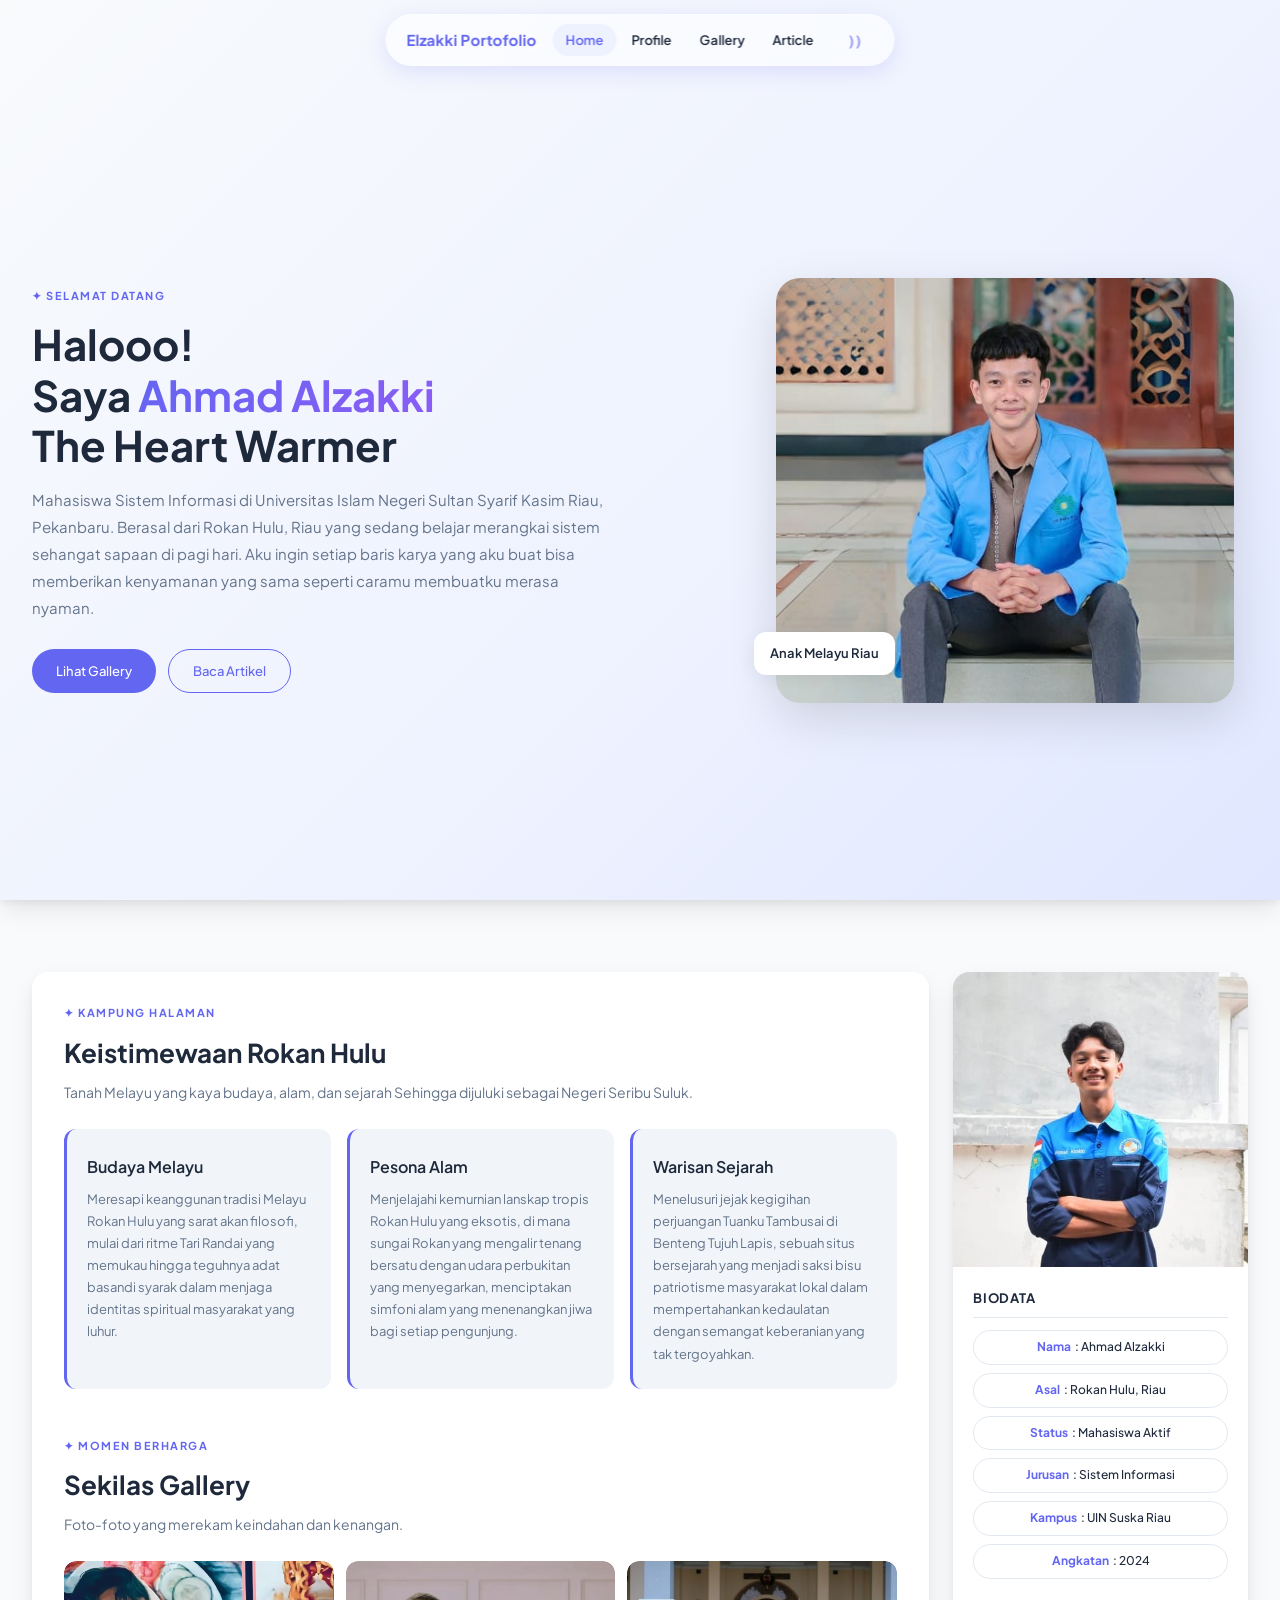
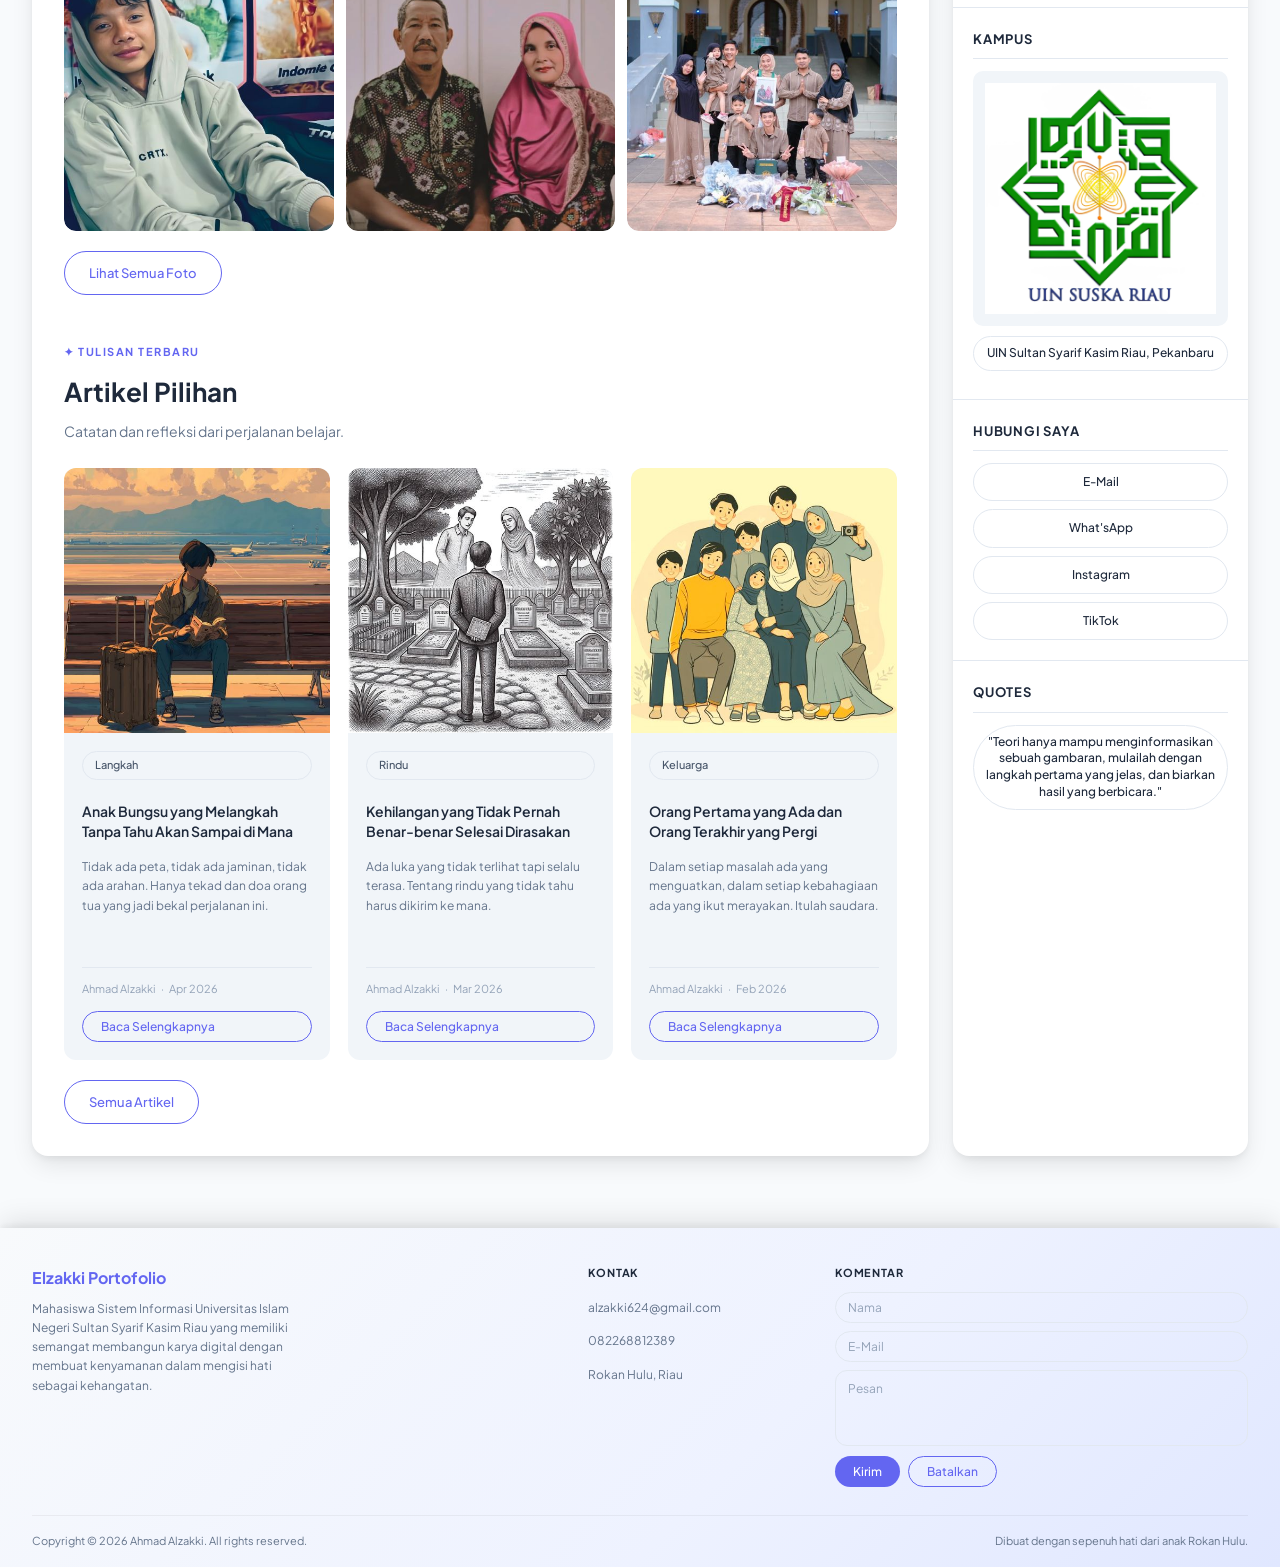
<file: index.html>
<!DOCTYPE html>
<html lang="id">

<head>
  <meta charset="UTF-8" />
  <meta name="viewport" content="width=device-width, initial-scale=1.0" />
  <meta name="description"
    content="Website portofolio Ahmad Alzakki — mahasiswa Sistem Informasi dari Rokan Hulu, Riau." />
  <title>Elzakki Portofolio | Website Portofolio Ahmad Alzakki</title>
  <link rel="stylesheet" href="style.css" />
</head>

<body>

  <nav class="navbar" id="navbar">
    <div class="navbar-inner">
      <a href="index.html" class="navbar-logo">Elzakki Portofolio</a>
      <ul class="navbar-menu">
        <li><a href="index.html" class="active">Home</a></li>
        <li><a href="profile.html">Profile</a></li>
        <li><a href="gallery.html">Gallery</a></li>
        <li><a href="article.html">Article</a></li>
      </ul>
      <div class="navbar-controls">
        <button class="hamburger" id="hamburger" aria-label="Menu">
          <span></span><span></span><span></span>
        </button>
        <button class="mode-trigger" id="modeTrigger" aria-label="Pilih mode">))</button>
        <button class="mode-btn" id="modeBtn">Default</button>
      </div>
    </div>
  </nav>

  <div class="mobile-menu" id="mobileMenu">
    <a href="index.html" class="active">Home</a>
    <a href="profile.html">Profile</a>
    <a href="gallery.html">Gallery</a>
    <a href="article.html">Article</a>
    <button class="mobile-mode-btn" id="modeBtnMobile">Default</button>
  </div>

  <section class="hero">
    <div class="container">
      <div class="hero-content">
        <div class="hero-text fade-in">
          <span class="hero-eyebrow">✦ Selamat Datang</span>
          <h1 class="hero-title">Halooo!<br> Saya <span>Ahmad Alzakki</span><br />The Heart Warmer</h1>
          <p class="hero-desc">Mahasiswa Sistem Informasi di Universitas Islam Negeri Sultan Syarif Kasim Riau,
            Pekanbaru. Berasal dari Rokan Hulu, Riau yang sedang belajar merangkai sistem sehangat sapaan di pagi hari.
            Aku ingin setiap baris karya yang aku buat bisa memberikan kenyamanan yang sama seperti caramu membuatku
            merasa nyaman.</p>
          <div class="hero-actions">
            <a href="gallery.html" class="btn btn-primary">Lihat Gallery</a>
            <a href="article.html" class="btn btn-secondary">Baca Artikel</a>
          </div>
        </div>
        <div class="hero-image fade-in fade-in-delay-2">
          <img src="Picture/0.jpeg" alt="Foto Profil Elzakki - Elzakki Portofolio" />
          <div class="hero-badge">
            Anak Melayu Riau
          </div>
        </div>
      </div>
    </div>
  </section>

  <section class="section">
    <div class="container">
      <div class="dual-panel">

        <div class="panel-left">
          <div class="home-sections">

            <div class="scroll-reveal">
              <span class="label">✦ Kampung Halaman</span>
              <h2 class="heading">Keistimewaan Rokan Hulu</h2>
              <p class="subtext">Tanah Melayu yang kaya budaya, alam, dan sejarah Sehingga dijuluki sebagai Negeri
                Seribu Suluk.</p>
              <div class="feature-grid">
                <div class="feature-card scroll-reveal" data-delay="50">
                  <h3>Budaya Melayu</h3>
                  <p>Meresapi keanggunan tradisi Melayu Rokan Hulu yang sarat akan filosofi, mulai dari ritme Tari
                    Randai yang memukau hingga teguhnya adat basandi syarak dalam menjaga identitas spiritual masyarakat
                    yang luhur.</p>
                </div>
                <div class="feature-card scroll-reveal" data-delay="120">
                  <h3>Pesona Alam</h3>
                  <p>Menjelajahi kemurnian lanskap tropis Rokan Hulu yang eksotis, di mana sungai Rokan yang mengalir
                    tenang bersatu dengan udara perbukitan yang menyegarkan, menciptakan simfoni alam yang menenangkan
                    jiwa bagi setiap pengunjung.</p>
                </div>
                <div class="feature-card scroll-reveal" data-delay="190">
                  <h3>Warisan Sejarah</h3>
                  <p>Menelusuri jejak kegigihan perjuangan Tuanku Tambusai di Benteng Tujuh Lapis, sebuah situs
                    bersejarah yang menjadi saksi bisu patriotisme masyarakat lokal dalam mempertahankan kedaulatan
                    dengan semangat keberanian yang tak tergoyahkan.</p>
                </div>
              </div>
            </div>

            <div class="scroll-reveal">
              <span class="label">✦ Momen Berharga</span>
              <h2 class="heading">Sekilas Gallery</h2>
              <p class="subtext">Foto-foto yang merekam keindahan dan kenangan.</p>
              <div class="gallery-grid-preview">
                <div class="gallery-item">
                  <img src="Picture/8.jpg" alt="Momen 1" />
                  <div class="gallery-overlay"><span>Santai tapi Serius</span></div>
                </div>
                <div class="gallery-item">
                  <img src="Picture/family1.jpg" alt="Momen 2" />
                  <div class="gallery-overlay"><span>Doa Tanpa Henti</span></div>
                </div>
                <div class="gallery-item">
                  <img src="Picture/family2.jpg" alt="Momen 3" />
                  <div class="gallery-overlay"><span>Bahagia dalam Kebersamaan</span></div>
                </div>
              </div>
              <div style="margin-top:20px;">
                <a href="gallery.html" class="btn btn-secondary">Lihat Semua Foto</a>
              </div>
            </div>

            <div>
              <span class="label">✦ Tulisan Terbaru</span>
              <h2 class="heading">Artikel Pilihan</h2>
              <p class="subtext">Catatan dan refleksi dari perjalanan belajar.</p>
              <div class="article-preview-grid">
                <div class="article-card">
                  <img class="article-card-img" src="Picture/artc1.jpg" alt="Bungsu" />
                  <div class="article-card-body">
                    <span class="badge">Langkah</span>
                    <h3>Anak Bungsu yang Melangkah Tanpa Tahu Akan Sampai di Mana</h3>
                    <p>Tidak ada peta, tidak ada jaminan, tidak ada arahan. Hanya tekad dan doa orang tua yang jadi
                      bekal perjalanan ini.</p>
                    <div class="article-meta"><span>Ahmad Alzakki</span><span>·</span><span>Apr 2026</span></div>
                    <button class="btn btn-secondary btn-sm" style="margin-top:12px;" onclick="openModal('m1')">Baca
                      Selengkapnya</button>
                  </div>
                </div>
                <div class="article-card">
                  <img class="article-card-img" src="Picture/artc2.jpg" alt="Orang Tua" />
                  <div class="article-card-body">
                    <span class="badge">Rindu</span>
                    <h3>Kehilangan yang Tidak Pernah Benar-benar Selesai Dirasakan</h3>
                    <p>Ada luka yang tidak terlihat tapi selalu terasa. Tentang rindu yang tidak tahu harus dikirim ke
                      mana.</p>
                    <div class="article-meta"><span>Ahmad Alzakki</span><span>·</span><span>Mar 2026</span></div>
                    <button class="btn btn-secondary btn-sm" style="margin-top:12px;" onclick="openModal('m2')">Baca
                      Selengkapnya</button>
                  </div>
                </div>
                <div class="article-card">
                  <img class="article-card-img" src="Picture/artc3.jpg" alt="Saudara" />
                  <div class="article-card-body">
                    <span class="badge">Keluarga</span>
                    <h3>Orang Pertama yang Ada dan Orang Terakhir yang Pergi</h3>
                    <p>Dalam setiap masalah ada yang menguatkan, dalam setiap kebahagiaan ada yang ikut merayakan.
                      Itulah saudara.</p>
                    <div class="article-meta"><span>Ahmad Alzakki</span><span>·</span><span>Feb 2026</span></div>
                    <button class="btn btn-secondary btn-sm" style="margin-top:12px;" onclick="openModal('m3')">Baca
                      Selengkapnya</button>
                  </div>
                </div>
              </div>
              <div style="margin-top:20px;">
                <a href="article.html" class="btn btn-secondary">Semua Artikel</a>
              </div>
            </div>

          </div>
        </div>

        <aside class="panel-right">
          <img src="Picture/1.jpeg" alt="Ahmad Alzakki" class="aside-profile-img" />
          <div class="aside-body">
            <h3>Biodata</h3>
            <p><strong>Nama</strong>: Ahmad Alzakki</p>
            <p><strong>Asal</strong>: Rokan Hulu, Riau</p>
            <p><strong>Status</strong>: Mahasiswa Aktif</p>
            <p><strong>Jurusan</strong>: Sistem Informasi</p>
            <p><strong>Kampus</strong>: UIN Suska Riau</p>
            <p><strong>Angkatan</strong>: 2024</p>
          </div>
          <div class="aside-body">
            <h3>Kampus</h3>
            <img src="Picture/UIN Suska Riau.png" alt="UIN Suska Riau"
              style="width:100%; object-fit:contain; background:var(--bg-section); padding:12px; border-radius:10px; margin-bottom:10px;" />
            <p>UIN Sultan Syarif Kasim Riau, Pekanbaru</p>
          </div>
          <div class="aside-body">
            <h3>Hubungi Saya</h3>
            <div class="aside-social">
              <a href="mailto:alzakki624@gmail.com">E-Mail</a>
              <a href="https://wa.me/qr/NRQJE35KMIVWI1" target="_blank">What'sApp</a>
              <a href="https://www.instagram.com/zakki_ky?igsh=NWJoYWFzNnN1YWN1" target="_blank">Instagram</a>
              <a href="https://www.tiktok.com/@zakki.24?_t=ZS-908duZ1VeLQ&_r=1" target="_blank">TikTok</a>
            </div>
          </div>
          <div class="aside-body">
            <h3>Quotes</h3>
            <p>"Teori hanya mampu menginformasikan sebuah gambaran, mulailah dengan langkah pertama yang jelas, dan
              biarkan hasil yang berbicara."</p>
          </div>
        </aside>

      </div>
    </div>
  </section>



  <footer class="footer">
    <div class="container">
      <div class="footer-grid">
        <div class="footer-brand">
          <div class="footer-logo">Elzakki Portofolio</div>
          <p>Mahasiswa Sistem Informasi Universitas Islam Negeri Sultan Syarif Kasim Riau yang memiliki semangat
            membangun karya digital dengan membuat kenyamanan dalam mengisi hati sebagai kehangatan.</p>
        </div>
        <div class="footer-col">
          <h4>Kontak</h4>
          <ul>
            <li><a href="mailto:alzakki624@gmail.com">alzakki624@gmail.com</a></li>
            <li><a href="https://wa.me/qr/NRQJE35KMIVWI1" target="_blank">082268812389</a></li>
            <li><a href="https://maps.app.goo.gl/m5msif5nFXpnEiLt5" target="_blank">Rokan Hulu, Riau</a></li>
          </ul>
        </div>
        <div class="footer-col footer-comment">
          <h4>Komentar</h4>
          <form class="comment-form" onsubmit="submitComment(event)">
            <input type="text" class="comment-input" placeholder="Nama" required />
            <input type="email" class="comment-input" placeholder="E-Mail" required />
            <textarea class="comment-textarea" placeholder="Pesan" rows="3" required></textarea>
            <div class="comment-actions">
              <button type="submit" class="btn btn-primary btn-sm">Kirim</button>
              <button type="reset" class="btn btn-secondary btn-sm">Batalkan</button>
            </div>
          </form>
        </div>
      </div>
      <div class="footer-bottom">
        <span>Copyright © 2026 Ahmad Alzakki. All rights reserved.</span>
        <span>Dibuat dengan sepenuh hati dari anak Rokan Hulu.</span>
      </div>
    </div>
  </footer>

  <!-- ===== MODALS — di luar semua card, langsung di dalam body ===== -->

  <div id="m1" class="modal-overlay" onclick="handleOverlay(event,'m1')">
    <div class="modal-box">
      <button class="modal-close" onclick="closeModal('m1')">Tutup</button>
      <span class="badge">Langkah</span>
      <h2 class="modal-title">Anak Bungsu yang Melangkah Tanpa Tahu Akan Sampai di Mana</h2>
      <div class="modal-meta">Ahmad Alzakki · April 2026 · 4 menit baca</div>
      <img class="modal-img" src="Picture/artc1.jpg" alt="Bungsu" />
      <div class="modal-content">
        <p>Menjadi anak bungsu itu tidak selalu berarti paling dimanja. Kadang justru jadi yang paling
          banyak melihat, paling banyak belajar dari perjalanan kakak-kakak sebelumnya, tapi tetap harus
          mencari jalan sendiri karena setiap orang punya takdirnya masing-masing.</p>
        <p>Saya tidak pernah benar-benar tahu perjalanan ini akan berujung di mana. Tidak ada yang
          menjamin bahwa setiap langkah yang diambil sudah pasti benar. Tapi justru di situlah letak
          perjuangannya. Melangkah bukan karena yakin jalan di depan itu mulus, tapi karena diam di
          tempat bukan pilihan yang bisa diterima.</p>
        <p>Setiap pencapaian yang ada sampai hari ini bukan datang dari rencana besar yang tersusun
          rapi. Semuanya datang dari keberanian untuk terus mencoba meski berkali-kali tidak tahu harus
          ke mana. Ada masa di mana satu-satunya pegangan adalah doa ibu yang selalu terselip di akhir
          setiap pembicaraan, dan keyakinan bahwa usaha tidak pernah benar-benar sia-sia.</p>
        <p>Perjalanan ini belum selesai. Bahkan mungkin belum sampai di separuhnya. Tapi sejauh ini,
          saya belajar bahwa tidak apa-apa untuk tidak tahu segalanya di awal. Yang penting adalah tetap
          jalan, tetap belajar, dan tetap bersyukur untuk setiap langkah kecil yang sudah berhasil
          dilewati.</p>
      </div>
    </div>
  </div>

  <div id="m2" class="modal-overlay" onclick="handleOverlay(event,'m2')">
    <div class="modal-box">
      <button class="modal-close" onclick="closeModal('m2')">Tutup</button>
      <span class="badge">Rindu</span>
      <h2 class="modal-title">Kehilangan yang Tidak Pernah Benar-benar Selesai Dirasakan</h2>
      <div class="modal-meta">Ahmad Alzakki · Maret 2026 · 5 menit baca</div>
      <img class="modal-img" src="Picture/artc2.jpg" alt="Orang Tua" />
      <div class="modal-content">
        <p>Kehilangan orang tua itu bukan sesuatu yang bisa dijelaskan dengan kata-kata yang cukup.
          Tidak peduli seberapa banyak orang bilang "sabar" atau "ikhlas", tetap ada bagian di dalam
          diri yang butuh waktu sangat lama untuk benar-benar menerima bahwa mereka sudah tidak ada.</p>
        <p>Yang paling berat bukan saat pertama kali tahu kabarnya. Yang paling berat adalah momen-momen
          kecil sesudahnya. Saat ada kabar baik yang ingin dibagi tapi tidak ada lagi nomor yang bisa
          dihubungi. Saat hari raya datang dan meja makan terasa berbeda. Saat ada masalah yang biasanya
          cukup diselesaikan hanya dengan duduk bersama mereka, tapi sekarang harus dihadapi sendiri.
        </p>
        <p>Orang tua meninggalkan banyak hal. Bukan hanya kenangan, tapi juga nilai-nilai yang tanpa
          sadar sudah tertanam jauh sebelum kita mengerti artinya. Cara mereka berbicara, cara mereka
          bersabar, cara mereka mencintai keluarga tanpa banyak berkata-kata. Semua itu hidup terus di
          dalam diri, dan itu mungkin cara mereka untuk tetap ada meski jasadnya sudah pergi.</p>
        <p>Rindu itu nyata. Dan tidak ada salahnya untuk mengakui bahwa kehilangan mereka meninggalkan
          luka yang mendalam. Tapi di balik luka itu, ada juga rasa syukur yang besar karena pernah
          punya mereka, meski tidak sepanjang yang diinginkan.</p>
      </div>
    </div>
  </div>

  <div id="m3" class="modal-overlay" onclick="handleOverlay(event,'m3')">
    <div class="modal-box">
      <button class="modal-close" onclick="closeModal('m3')">Tutup</button>
      <span class="badge">Keluarga</span>
      <h2 class="modal-title">Orang Pertama yang Ada dan Orang Terakhir yang Pergi</h2>
      <div class="modal-meta">Ahmad Alzakki · Februari 2026 · 3 menit baca</div>
      <img class="modal-img" src="Picture/artc3.jpg" alt="Saudara" />
      <div class="modal-content">
        <p>Ada hubungan yang terbentuk bukan karena pilihan, tapi justru karena itulah ia menjadi salah
          satu yang paling kuat. Saudara kandung adalah orang-orang yang melihat kita dari sejak kita
          belum tahu apa-apa tentang dunia, dan tetap ada sampai kita sudah cukup besar untuk berjalan
          sendiri.</p>
        <p>Kebersamaan dalam keluarga tidak selalu datang dalam bentuk momen-momen besar. Kadang justru
          hadir dalam hal yang paling biasa. Makan bersama sambil ribut soal lauk, saling ledek tanpa
          maksud menyakiti, diam-diam membantu satu sama lain tanpa diminta. Semua itu yang akhirnya
          membangun ikatan yang susah dijelaskan tapi sangat terasa.</p>
        <p>Ketika ada masalah, saudara adalah tempat pertama yang terlintas. Bukan karena mereka selalu
          punya jawaban, tapi karena kehadirannya saja sudah cukup membuat semuanya terasa lebih ringan.
          Dan ketika ada kebahagiaan, menceritakannya kepada saudara terasa berbeda dibanding bercerita
          kepada siapa pun. Ada ketulusan yang sulit dicari di tempat lain.</p>
        <p>Saya bersyukur punya saudara-saudara yang tidak hanya hadir di momen bahagia, tapi juga yang
          tidak pernah pergi saat momen itu sedang tidak baik-baiknya. Kebersamaan itu bukan sesuatu
          yang datang sendiri, tapi sesuatu yang dijaga bersama setiap harinya.</p>
      </div>
    </div>
  </div>

  <script src="script.js"></script>

</body>

</html>
</file>
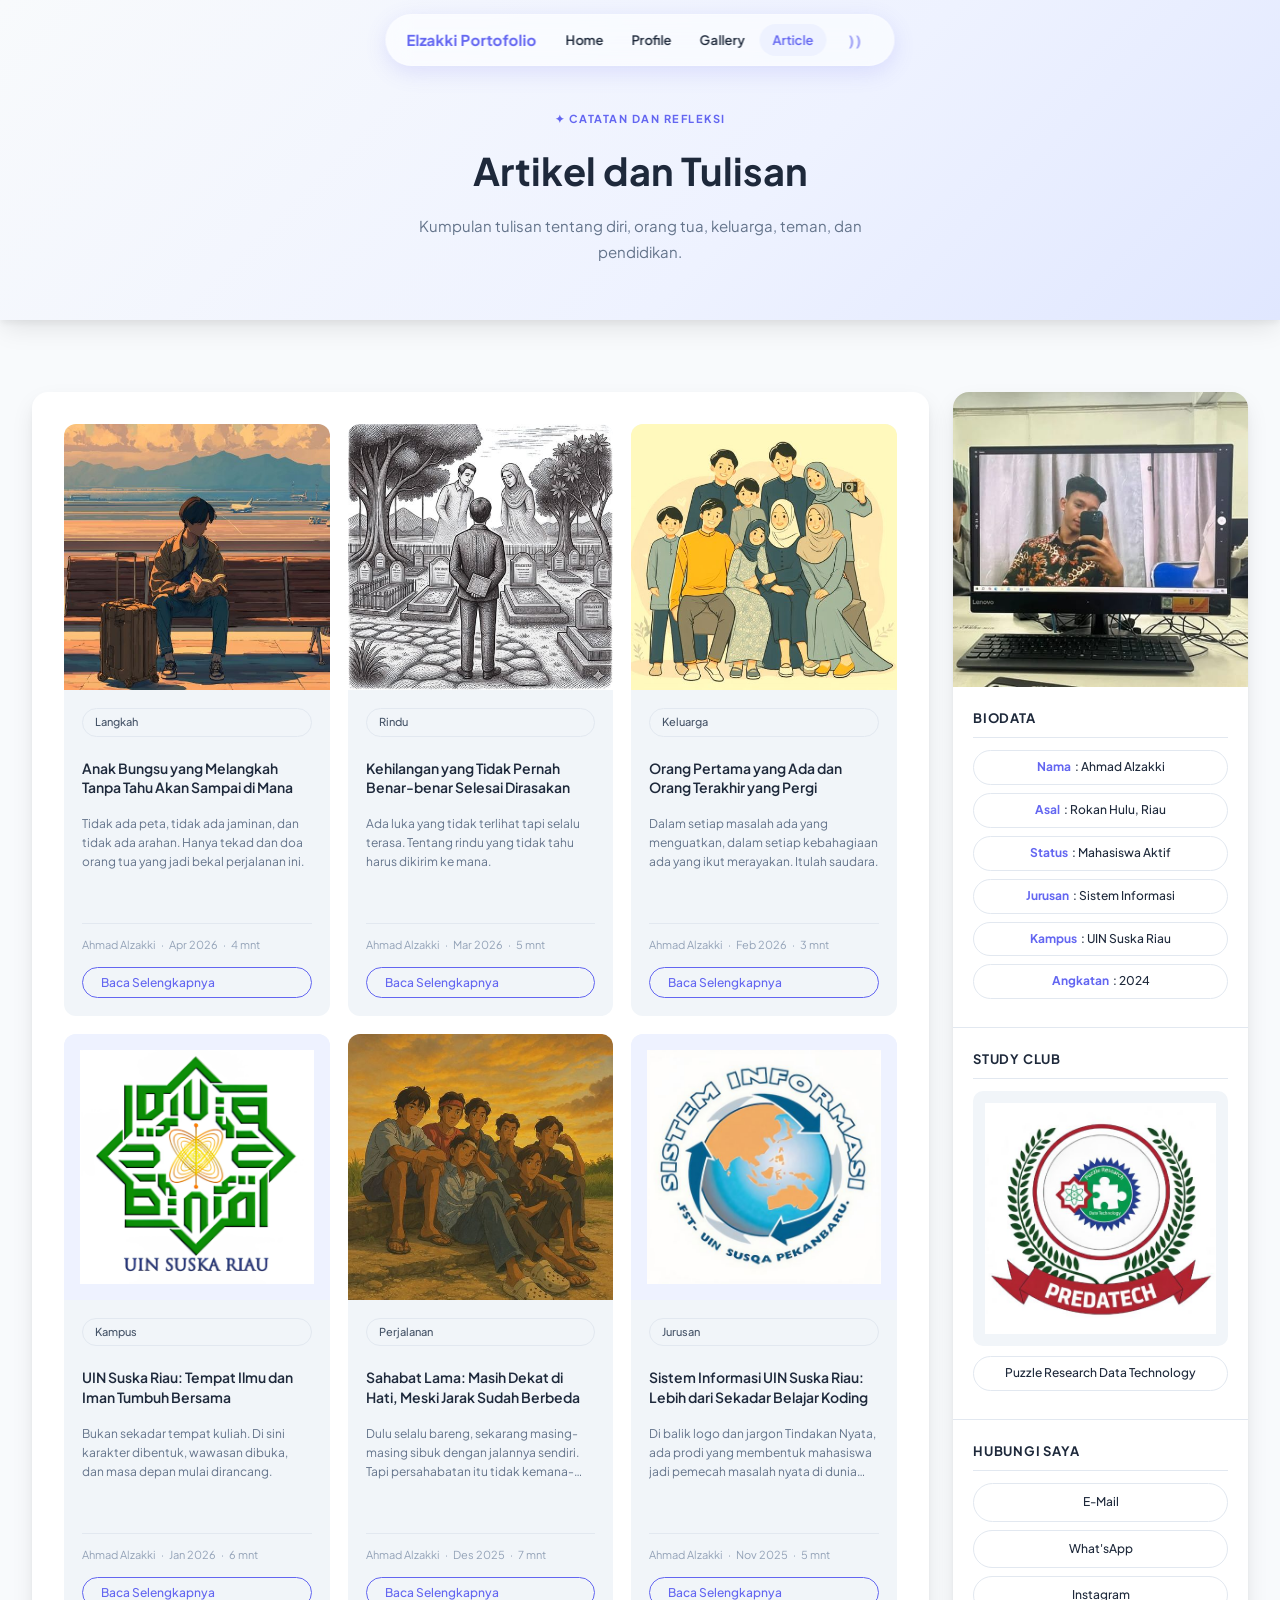
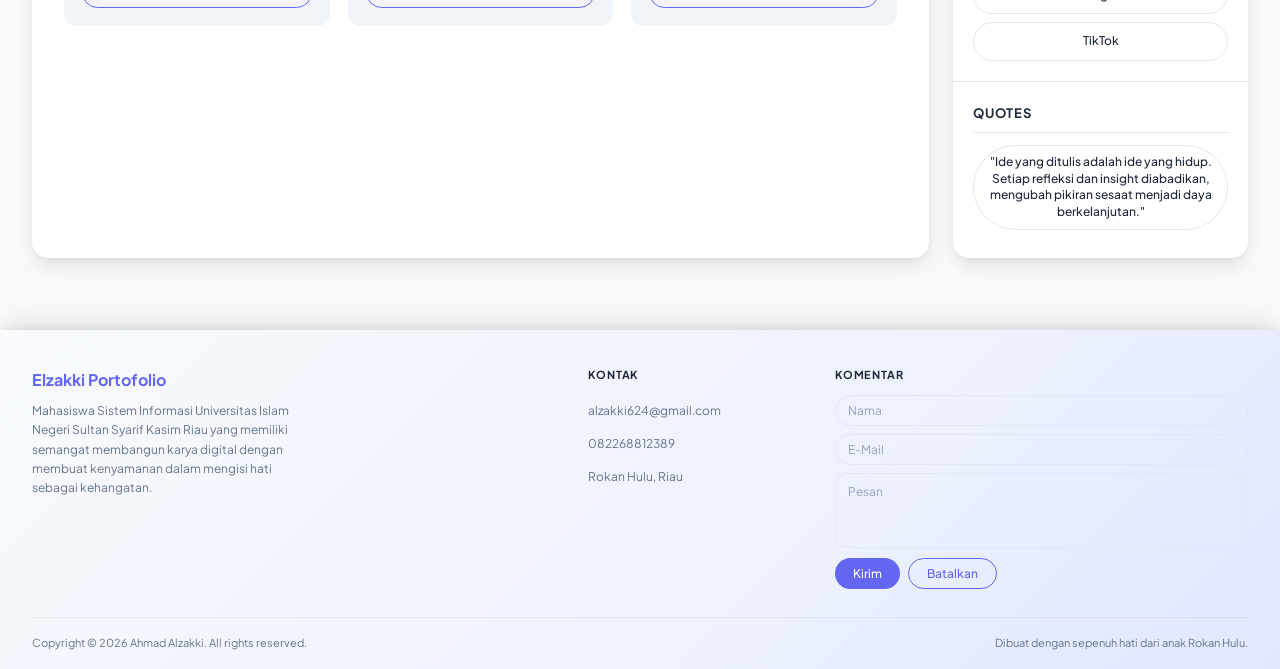
<file: article.html>
<!DOCTYPE html>
<html lang="id">

<head>
  <meta charset="UTF-8" />
  <meta name="viewport" content="width=device-width, initial-scale=1.0" />
  <meta name="description"
    content="Artikel dan tulisan Ahmad Alzakki — teknologi, kampung halaman, dan kehidupan mahasiswa." />
  <title>Article - Elzakki Portofolio</title>
  <link rel="stylesheet" href="style.css" />
</head>

<body>

  <nav class="navbar" id="navbar">
    <div class="navbar-inner">
      <a href="index.html" class="navbar-logo">Elzakki Portofolio</a>
      <ul class="navbar-menu">
        <li><a href="index.html">Home</a></li>
        <li><a href="profile.html">Profile</a></li>
        <li><a href="gallery.html">Gallery</a></li>
        <li><a href="article.html" class="active">Article</a></li>
      </ul>
      <div class="navbar-controls">
        <button class="hamburger" id="hamburger" aria-label="Menu">
          <span></span><span></span><span></span>
        </button>
        <button class="mode-trigger" id="modeTrigger" aria-label="Pilih mode">))</button>
        <button class="mode-btn" id="modeBtn">Default</button>
      </div>
    </div>
  </nav>

  <div class="mobile-menu" id="mobileMenu">
    <a href="index.html">Home</a>
    <a href="profile.html">Profile</a>
    <a href="gallery.html">Gallery</a>
    <a href="article.html" class="active">Article</a>
    <button class="mobile-mode-btn" id="modeBtnMobile">Default</button>
  </div>

  <section class="page-hero">
    <div class="container fade-in">
      <span class="label">✦ Catatan dan Refleksi</span>
      <h1>Artikel dan Tulisan</h1>
      <p>Kumpulan tulisan tentang diri, orang tua, keluarga, teman, dan pendidikan.</p>
    </div>
  </section>

  <section class="section">
    <div class="container">
      <div class="dual-panel">

        <div class="panel-left">
          <div class="article-main-grid">

            <div class="article-card fade-in scroll-reveal">
              <img class="article-card-img" src="Picture/artc1.jpg" alt="Bungsu" />
              <div class="article-card-body">
                <span class="badge">Langkah</span>
                <h3>Anak Bungsu yang Melangkah Tanpa Tahu Akan Sampai di Mana</h3>
                <p>Tidak ada peta, tidak ada jaminan, dan tidak ada arahan. Hanya tekad dan doa orang tua yang jadi
                  bekal perjalanan ini.</p>
                <div class="article-meta"><span>Ahmad Alzakki</span><span>·</span><span>Apr 2026</span><span>·</span><span>4 mnt</span></div>
                <button class="btn btn-secondary btn-sm" style="margin-top:12px;" onclick="openModal('a1')">Baca Selengkapnya</button>
              </div>
            </div>

            <div class="article-card fade-in fade-in-delay-1 scroll-reveal" data-delay="80">
              <img class="article-card-img" src="Picture/artc2.jpg" alt="Orang Tua" />
              <div class="article-card-body">
                <span class="badge">Rindu</span>
                <h3>Kehilangan yang Tidak Pernah Benar-benar Selesai Dirasakan</h3>
                <p>Ada luka yang tidak terlihat tapi selalu terasa. Tentang rindu yang tidak tahu harus dikirim ke mana.</p>
                <div class="article-meta"><span>Ahmad Alzakki</span><span>·</span><span>Mar 2026</span><span>·</span><span>5 mnt</span></div>
                <button class="btn btn-secondary btn-sm" style="margin-top:12px;" onclick="openModal('a2')">Baca Selengkapnya</button>
              </div>
            </div>

            <div class="article-card fade-in fade-in-delay-2 scroll-reveal" data-delay="160">
              <img class="article-card-img" src="Picture/artc3.jpg" alt="Saudara" />
              <div class="article-card-body">
                <span class="badge">Keluarga</span>
                <h3>Orang Pertama yang Ada dan Orang Terakhir yang Pergi</h3>
                <p>Dalam setiap masalah ada yang menguatkan, dalam setiap kebahagiaan ada yang ikut merayakan. Itulah saudara.</p>
                <div class="article-meta"><span>Ahmad Alzakki</span><span>·</span><span>Feb 2026</span><span>·</span><span>3 mnt</span></div>
                <button class="btn btn-secondary btn-sm" style="margin-top:12px;" onclick="openModal('a3')">Baca Selengkapnya</button>
              </div>
            </div>

            <div class="article-card fade-in fade-in-delay-3 scroll-reveal" data-delay="240">
              <img class="article-card-img" src="Picture/UIN Suska Riau.png" alt="UIN Suska Riau"
                style="object-fit:contain; background:#EEF2FF; padding:16px;" />
              <div class="article-card-body">
                <span class="badge">Kampus</span>
                <h3>UIN Suska Riau: Tempat Ilmu dan Iman Tumbuh Bersama</h3>
                <p>Bukan sekadar tempat kuliah. Di sini karakter dibentuk, wawasan dibuka, dan masa depan mulai dirancang.</p>
                <div class="article-meta"><span>Ahmad Alzakki</span><span>·</span><span>Jan 2026</span><span>·</span><span>6 mnt</span></div>
                <button class="btn btn-secondary btn-sm" style="margin-top:12px;" onclick="openModal('a4')">Baca Selengkapnya</button>
              </div>
            </div>

            <div class="article-card fade-in scroll-reveal" data-delay="50">
              <img class="article-card-img" src="Picture/artc4.jpg" alt="Sahabat" />
              <div class="article-card-body">
                <span class="badge">Perjalanan</span>
                <h3>Sahabat Lama: Masih Dekat di Hati, Meski Jarak Sudah Berbeda</h3>
                <p>Dulu selalu bareng, sekarang masing-masing sibuk dengan jalannya sendiri. Tapi persahabatan itu tidak kemana-mana.</p>
                <div class="article-meta"><span>Ahmad Alzakki</span><span>·</span><span>Des 2025</span><span>·</span><span>7 mnt</span></div>
                <button class="btn btn-secondary btn-sm" style="margin-top:12px;" onclick="openModal('a5')">Baca Selengkapnya</button>
              </div>
            </div>

            <div class="article-card fade-in fade-in-delay-1 scroll-reveal" data-delay="120">
              <img class="article-card-img" src="Picture/Sistem Informasi.jpg" alt="Sistem Informasi"
                style="object-fit:contain; background:#EEF2FF; padding:16px;" />
              <div class="article-card-body">
                <span class="badge">Jurusan</span>
                <h3>Sistem Informasi UIN Suska Riau: Lebih dari Sekadar Belajar Koding</h3>
                <p>Di balik logo dan jargon Tindakan Nyata, ada prodi yang membentuk mahasiswa jadi pemecah masalah nyata di dunia digital.</p>
                <div class="article-meta"><span>Ahmad Alzakki</span><span>·</span><span>Nov 2025</span><span>·</span><span>5 mnt</span></div>
                <button class="btn btn-secondary btn-sm" style="margin-top:12px;" onclick="openModal('a6')">Baca Selengkapnya</button>
              </div>
            </div>

          </div>
        </div>

        <aside class="panel-right">
          <img src="Picture/4.jpeg" alt="Ahmad Alzakki" class="aside-profile-img" />
          <div class="aside-body">
            <h3>Biodata</h3>
            <p><strong>Nama</strong>: Ahmad Alzakki</p>
            <p><strong>Asal</strong>: Rokan Hulu, Riau</p>
            <p><strong>Status</strong>: Mahasiswa Aktif</p>
            <p><strong>Jurusan</strong>: Sistem Informasi</p>
            <p><strong>Kampus</strong>: UIN Suska Riau</p>
            <p><strong>Angkatan</strong>: 2024</p>
          </div>
          <div class="aside-body">
            <h3>Study Club</h3>
            <img src="Picture/Predatech.jpg" alt="UIN Suska Riau"
              style="width:100%; object-fit:contain; background:var(--bg-section); padding:12px; border-radius:10px; margin-bottom:10px;" />
            <p>Puzzle Research Data Technology</p>
          </div>
          <div class="aside-body">
            <h3>Hubungi Saya</h3>
            <div class="aside-social">
              <a href="mailto:alzakki624@gmail.com">E-Mail</a>
              <a href="https://wa.me/qr/NRQJE35KMIVWI1" target="_blank">What'sApp</a>
              <a href="https://www.instagram.com/zakki_ky?igsh=NWJoYWFzNnN1YWN1" target="_blank">Instagram</a>
              <a href="https://www.tiktok.com/@zakki.24?_t=ZS-908duZ1VeLQ&_r=1" target="_blank">TikTok</a>
            </div>
          </div>
          <div class="aside-body">
            <h3>Quotes</h3>
            <p>"Ide yang ditulis adalah ide yang hidup. Setiap refleksi dan insight diabadikan, mengubah pikiran sesaat
              menjadi daya berkelanjutan."</p>
          </div>
        </aside>

      </div>
    </div>
  </section>

  <footer class="footer">
    <div class="container">
      <div class="footer-grid">
        <div class="footer-brand">
          <div class="footer-logo">Elzakki Portofolio</div>
          <p>Mahasiswa Sistem Informasi Universitas Islam Negeri Sultan Syarif Kasim Riau yang memiliki semangat
            membangun karya digital dengan membuat kenyamanan dalam mengisi hati sebagai kehangatan.</p>
        </div>
        <div class="footer-col">
          <h4>Kontak</h4>
          <ul>
            <li><a href="mailto:alzakki624@gmail.com">alzakki624@gmail.com</a></li>
            <li><a href="https://wa.me/qr/NRQJE35KMIVWI1" target="_blank">082268812389</a></li>
            <li><a href="https://maps.app.goo.gl/m5msif5nFXpnEiLt5" target="_blank">Rokan Hulu, Riau</a></li>
          </ul>
        </div>
        <div class="footer-col footer-comment">
          <h4>Komentar</h4>
          <form class="comment-form" onsubmit="submitComment(event)">
            <input type="text" class="comment-input" placeholder="Nama" required />
            <input type="email" class="comment-input" placeholder="E-Mail" required />
            <textarea class="comment-textarea" placeholder="Pesan" rows="3" required></textarea>
            <div class="comment-actions">
              <button type="submit" class="btn btn-primary btn-sm">Kirim</button>
              <button type="reset" class="btn btn-secondary btn-sm">Batalkan</button>
            </div>
          </form>
        </div>
      </div>
      <div class="footer-bottom">
        <span>Copyright © 2026 Ahmad Alzakki. All rights reserved.</span>
        <span>Dibuat dengan sepenuh hati dari anak Rokan Hulu.</span>
      </div>
    </div>
  </footer>

  <!-- ===== MODALS — di luar semua card, langsung di dalam body ===== -->

  <div id="a1" class="modal-overlay" onclick="handleOverlay(event,'a1')">
    <div class="modal-box">
      <button class="modal-close" onclick="closeModal('a1')">Tutup</button>
      <span class="badge">Langkah</span>
      <h2 class="modal-title">Anak Bungsu yang Melangkah Tanpa Tahu Akan Sampai di Mana</h2>
      <div class="modal-meta">Ahmad Alzakki · April 2026 · 4 menit baca</div>
      <img class="modal-img" src="Picture/artc1.jpg" alt="Bungsu" />
      <div class="modal-content">
        <p>Menjadi anak bungsu itu tidak selalu berarti paling dimanja. Kadang justru jadi yang paling banyak melihat, paling banyak belajar dari perjalanan kakak-kakak sebelumnya, tapi tetap harus mencari jalan sendiri karena setiap orang punya takdirnya masing-masing.</p>
        <p>Saya tidak pernah benar-benar tahu perjalanan ini akan berujung di mana. Tidak ada yang menjamin bahwa setiap langkah yang diambil sudah pasti benar. Tapi justru di situlah letak perjuangannya. Melangkah bukan karena yakin jalan di depan itu mulus, tapi karena diam di tempat bukan pilihan yang bisa diterima.</p>
        <p>Setiap pencapaian yang ada sampai hari ini bukan datang dari rencana besar yang tersusun rapi. Semuanya datang dari keberanian untuk terus mencoba meski berkali-kali tidak tahu harus ke mana. Ada masa di mana satu-satunya pegangan adalah doa ibu yang selalu terselip di akhir setiap pembicaraan, dan keyakinan bahwa usaha tidak pernah benar-benar sia-sia.</p>
        <p>Perjalanan ini belum selesai. Bahkan mungkin belum sampai di separuhnya. Tapi sejauh ini, saya belajar bahwa tidak apa-apa untuk tidak tahu segalanya di awal. Yang penting adalah tetap jalan, tetap belajar, dan tetap bersyukur untuk setiap langkah kecil yang sudah berhasil dilewati.</p>
      </div>
    </div>
  </div>

  <div id="a2" class="modal-overlay" onclick="handleOverlay(event,'a2')">
    <div class="modal-box">
      <button class="modal-close" onclick="closeModal('a2')">Tutup</button>
      <span class="badge">Rindu</span>
      <h2 class="modal-title">Kehilangan yang Tidak Pernah Benar-benar Selesai Dirasakan</h2>
      <div class="modal-meta">Ahmad Alzakki · Maret 2026 · 5 menit baca</div>
      <img class="modal-img" src="Picture/artc2.jpg" alt="Orang Tua" style="object-fit:contain; background:#EEF2FF; padding:20px;" />
      <div class="modal-content">
        <p>Kehilangan orang tua itu bukan sesuatu yang bisa dijelaskan dengan kata-kata yang cukup. Tidak peduli seberapa banyak orang bilang "sabar" atau "ikhlas", tetap ada bagian di dalam diri yang butuh waktu sangat lama untuk benar-benar menerima bahwa mereka sudah tidak ada.</p>
        <p>Yang paling berat bukan saat pertama kali tahu kabarnya. Yang paling berat adalah momen-momen kecil sesudahnya. Saat ada kabar baik yang ingin dibagi tapi tidak ada lagi nomor yang bisa dihubungi. Saat hari raya datang dan meja makan terasa berbeda. Saat ada masalah yang biasanya cukup diselesaikan hanya dengan duduk bersama mereka, tapi sekarang harus dihadapi sendiri.</p>
        <p>Orang tua meninggalkan banyak hal. Bukan hanya kenangan, tapi juga nilai-nilai yang tanpa sadar sudah tertanam jauh sebelum kita mengerti artinya. Cara mereka berbicara, cara mereka bersabar, cara mereka mencintai keluarga tanpa banyak berkata-kata. Semua itu hidup terus di dalam diri, dan itu mungkin cara mereka untuk tetap ada meski jasadnya sudah pergi.</p>
        <p>Rindu itu nyata. Dan tidak ada salahnya untuk mengakui bahwa kehilangan mereka meninggalkan luka yang mendalam. Tapi di balik luka itu, ada juga rasa syukur yang besar karena pernah punya mereka, meski tidak sepanjang yang diinginkan.</p>
      </div>
    </div>
  </div>

  <div id="a3" class="modal-overlay" onclick="handleOverlay(event,'a3')">
    <div class="modal-box">
      <button class="modal-close" onclick="closeModal('a3')">Tutup</button>
      <span class="badge">Keluarga</span>
      <h2 class="modal-title">Orang Pertama yang Ada dan Orang Terakhir yang Pergi</h2>
      <div class="modal-meta">Ahmad Alzakki · Februari 2026 · 3 menit baca</div>
      <img class="modal-img" src="Picture/artc3.jpg" alt="Saudara" />
      <div class="modal-content">
        <p>Ada hubungan yang terbentuk bukan karena pilihan, tapi justru karena itulah ia menjadi salah satu yang paling kuat. Saudara kandung adalah orang-orang yang melihat kita dari sejak kita belum tahu apa-apa tentang dunia, dan tetap ada sampai kita sudah cukup besar untuk berjalan sendiri.</p>
        <p>Kebersamaan dalam keluarga tidak selalu datang dalam bentuk momen-momen besar. Kadang justru hadir dalam hal yang paling biasa. Makan bersama sambil ribut soal lauk, saling ledek tanpa maksud menyakiti, diam-diam membantu satu sama lain tanpa diminta. Semua itu yang akhirnya membangun ikatan yang susah dijelaskan tapi sangat terasa.</p>
        <p>Ketika ada masalah, saudara adalah tempat pertama yang terlintas. Bukan karena mereka selalu punya jawaban, tapi karena kehadirannya saja sudah cukup membuat semuanya terasa lebih ringan. Dan ketika ada kebahagiaan, menceritakannya kepada saudara terasa berbeda dibanding bercerita kepada siapa pun. Ada ketulusan yang sulit dicari di tempat lain.</p>
        <p>Saya bersyukur punya saudara-saudara yang tidak hanya hadir di momen bahagia, tapi juga yang tidak pernah pergi saat momen itu sedang tidak baik-baiknya. Kebersamaan itu bukan sesuatu yang datang sendiri, tapi sesuatu yang dijaga bersama setiap harinya.</p>
      </div>
    </div>
  </div>

  <div id="a4" class="modal-overlay" onclick="handleOverlay(event,'a4')">
    <div class="modal-box">
      <button class="modal-close" onclick="closeModal('a4')">Tutup</button>
      <span class="badge">Kampus</span>
      <h2 class="modal-title">UIN Suska Riau: Tempat Ilmu dan Iman Tumbuh Bersama</h2>
      <div class="modal-meta">Ahmad Alzakki · Januari 2026 · 6 menit baca</div>
      <img class="modal-img" src="Picture/UIN Suska Riau.png" alt="UIN Suska Riau" style="object-fit:contain; background:#EEF2FF; padding:20px;" />
      <div class="modal-content">
        <p>Universitas Islam Negeri Sultan Syarif Kasim Riau bukan sekadar nama kampus yang tertulis di kartu mahasiswa. Bagi saya, UIN Suska Riau adalah tempat di mana banyak hal mulai masuk akal. Mulai dari cara berpikir yang lebih luas, cara menyikapi perbedaan, sampai cara memahami bahwa ilmu pengetahuan dan nilai keislaman bisa berjalan beriringan tanpa harus saling bertentangan.</p>
        <p>Kampus ini punya semangat yang khas. Mahasiswanya datang dari berbagai daerah, membawa latar belakang yang berbeda-beda, tapi disatukan oleh satu tujuan yang sama yaitu belajar dan berkembang. Di sinilah pertama kali saya merasakan bagaimana lingkungan yang baik bisa mendorong seseorang untuk terus mau lebih baik dari hari sebelumnya.</p>
        <p>Selain suasana akademiknya, yang membuat UIN Suska Riau berkesan adalah bagaimana kampus ini mengajarkan keseimbangan. Tidak hanya soal nilai dan IPK, tapi juga soal karakter, tanggung jawab, dan kontribusi. Di sini, mahasiswa didorong untuk tidak hanya pintar di kelas, tapi juga berguna di luar kelas.</p>
        <p>Menjadi bagian dari UIN Suska Riau adalah sesuatu yang saya syukuri. Perjalanan kuliah di sini bukan hanya soal gelar yang akan didapat di akhir, tapi soal proses panjang yang membentuk siapa saya sekarang dan siapa yang ingin saya jadi ke depannya.</p>
      </div>
    </div>
  </div>

  <div id="a5" class="modal-overlay" onclick="handleOverlay(event,'a5')">
    <div class="modal-box">
      <button class="modal-close" onclick="closeModal('a5')">Tutup</button>
      <span class="badge">Perjalanan</span>
      <h2 class="modal-title">Sahabat Lama: Masih Dekat di Hati, Meski Jarak Sudah Berbeda</h2>
      <div class="modal-meta">Ahmad Alzakki · Desember 2025 · 7 menit baca</div>
      <img class="modal-img" src="Picture/artc4.jpg" alt="Sahabat" />
      <div class="modal-content">
        <p>Ada satu fase dalam hidup yang tidak banyak orang siap menghadapinya, yaitu saat persahabatan yang dulu terasa tidak terpisahkan mulai berubah tanpa ada yang benar-benar minta atau menginginkannya. Bukan karena ada masalah, bukan karena ada salah satu yang berbuat salah. Tapi semata-mata karena hidup masing-masing sudah mulai berjalan ke arah yang berbeda.</p>
        <p>Waktu sekolah dulu, semua terasa lebih mudah. Setiap hari ketemu, setiap masalah dihadapi bareng, setiap tawa juga dibagi bareng. Tidak ada jarak, tidak ada kesibukan yang benar-benar memisahkan. Tapi setelah tamat, semuanya perlahan berubah. Ada yang lanjut kuliah dan mulai tenggelam dalam dunia perkuliahannya. Ada yang masuk kerja, bahkan ada yang memilih jalan sebagai anggota militer dan jadwalnya tidak lagi bisa ditebak. Ada yang buka usaha dan pikirannya sudah penuh dengan urusan bisnis setiap harinya. Dan ada yang sudah menikah, membangun keluarga, mengurus anak sambil tetap menjalankan pekerjaan atau usahanya.</p>
        <p>Sekarang, chat yang dulu aktif setiap menit kadang bisa sepi berhari-hari. Kumpul yang dulu hampir setiap minggu sekarang menjadi sesuatu yang harus dijadwalkan jauh-jauh hari dan tetap sering tidak jadi karena satu dan lain hal. Tapi anehnya, setiap kali berhasil ketemu meski sebentar, rasanya seperti tidak ada yang berubah. Obrolan langsung nyambung, tawa langsung meledak, dan semuanya terasa seperti kembali ke masa sekolah dulu.</p>
        <p>Mungkin itulah yang namanya persahabatan yang sesungguhnya. Bukan yang selalu ada setiap saat, tapi yang tidak pernah benar-benar pergi meski waktu dan jarak sudah memisahkan sejauh apapun.</p>
      </div>
    </div>
  </div>

  <div id="a6" class="modal-overlay" onclick="handleOverlay(event,'a6')">
    <div class="modal-box">
      <button class="modal-close" onclick="closeModal('a6')">Tutup</button>
      <span class="badge">Jurusan</span>
      <h2 class="modal-title">Sistem Informasi UIN Suska Riau: Lebih dari Sekadar Belajar Koding</h2>
      <div class="modal-meta">Ahmad Alzakki · November 2025 · 5 menit baca</div>
      <img class="modal-img" src="Picture/Sistem Informasi.jpg" alt="Sistem Informasi" style="object-fit:contain; background:#EEF2FF; padding:20px;" />
      <div class="modal-content">
        <p>Banyak orang mengira Sistem Informasi itu isinya hanya belajar coding seharian. Padahal kenyataannya jauh lebih luas dari itu. Prodi Sistem Informasi di Fakultas Sains dan Teknologi UIN Suska Riau adalah tempat di mana berbagai disiplin ilmu dipadukan menjadi satu kesatuan yang saling melengkapi.</p>
        <p>Di sini, mahasiswa tidak hanya belajar membangun sistem, aplikasi, dan website dari nol. Mereka juga belajar bagaimana mengelola dan menganalisis data, memahami konsep Data Science, Data Analytics, kecerdasan buatan, hingga Machine Learning. Selain itu, ada juga ilmu manajemen, organisasi, dan jaringan komputer yang semuanya digabung dalam satu kurikulum yang dirancang untuk mencetak lulusan yang siap menghadapi tantangan dunia digital yang terus berubah. Bahkan karena berada di bawah fakultas yang disatukan dengan teknik, cara berpikir sistematis dan solutif sudah menjadi bagian dari budaya belajar sehari-hari.</p>
        <p>Lebih dari sekadar kurikulum, Sistem Informasi UIN Suska Riau juga punya wadah bagi mahasiswanya untuk berkembang lewat Himpunan Mahasiswa Sistem Informasi atau yang dikenal dengan HIMASI. Di sinilah mahasiswa belajar berorganisasi, menggerakkan kegiatan, dan membuktikan bahwa ilmu yang dipelajari di kelas bisa benar-benar bermanfaat di luar kelas.</p>
        <p>Jargon prodi ini adalah Tindakan Nyata, dan itu bukan sekadar slogan. Ia adalah pengingat bahwa belajar saja tidak cukup. Yang membedakan adalah seberapa besar keberanian untuk mengubah ilmu itu menjadi sesuatu yang benar-benar terasa dampaknya, bagi diri sendiri maupun bagi orang-orang di sekitar.</p>
      </div>
    </div>
  </div>

  <script src="script.js"></script>

</body>

</html>
</file>
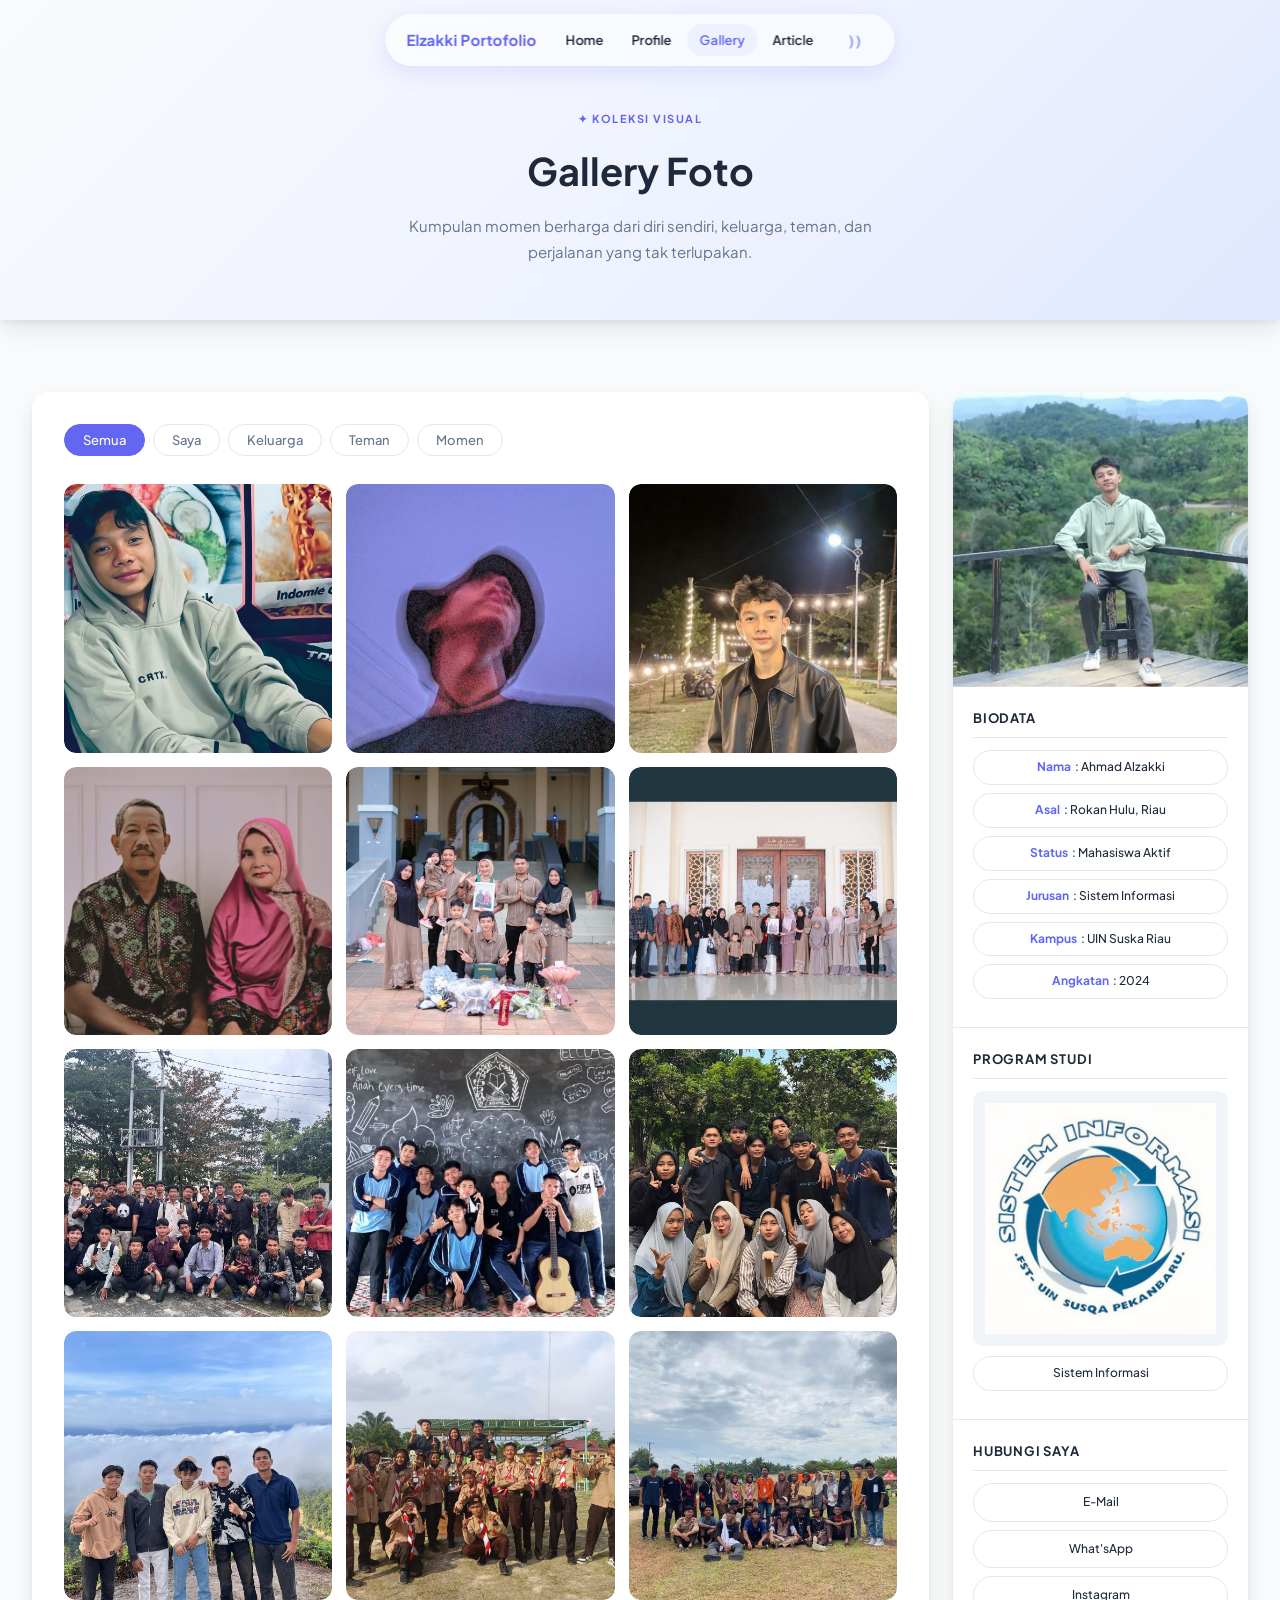
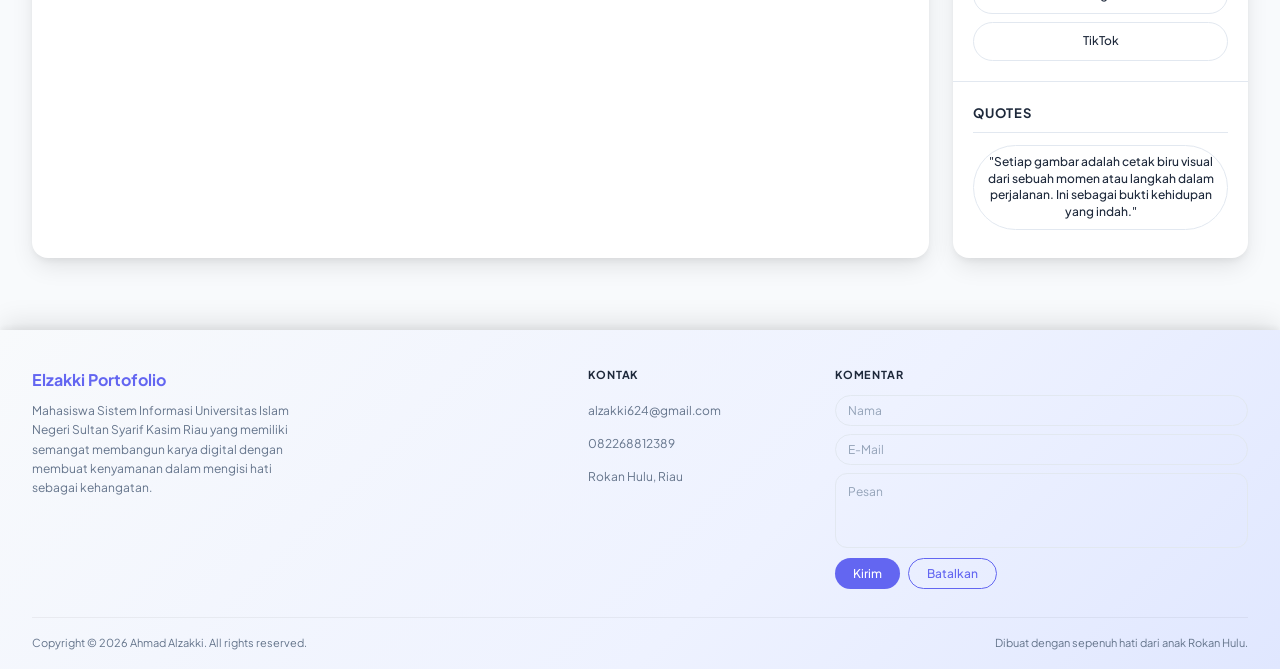
<file: gallery.html>
<!DOCTYPE html>
<html lang="id">

<head>
  <meta charset="UTF-8" />
  <meta name="viewport" content="width=device-width, initial-scale=1.0" />
  <meta name="description" content="Gallery foto Ahmad Alzakki — momen dari Rokan Hulu, kampus, dan perjalanan." />
  <title>Gallery - Elzakki Portofolio</title>
  <link rel="stylesheet" href="style.css" />
</head>

<body>

  <nav class="navbar" id="navbar">
    <div class="navbar-inner">
      <a href="index.html" class="navbar-logo">Elzakki Portofolio</a>
      <ul class="navbar-menu">
        <li><a href="index.html">Home</a></li>
        <li><a href="profile.html">Profile</a></li>
        <li><a href="gallery.html" class="active">Gallery</a></li>
        <li><a href="article.html">Article</a></li>
      </ul>
      <div class="navbar-controls">
        <button class="hamburger" id="hamburger" aria-label="Menu">
          <span></span><span></span><span></span>
        </button>
        <button class="mode-trigger" id="modeTrigger" aria-label="Pilih mode">))</button>
        <button class="mode-btn" id="modeBtn">Default</button>
      </div>
    </div>
  </nav>

  <div class="mobile-menu" id="mobileMenu">
    <a href="index.html">Home</a>
    <a href="profile.html">Profile</a>
    <a href="gallery.html" class="active">Gallery</a>
    <a href="article.html">Article</a>
    <button class="mobile-mode-btn" id="modeBtnMobile">Default</button>
  </div>

  <section class="page-hero">
    <div class="container fade-in">
      <span class="label">✦ Koleksi Visual</span>
      <h1>Gallery Foto</h1>
      <p>Kumpulan momen berharga dari diri sendiri, keluarga, teman, dan perjalanan yang tak terlupakan.</p>
    </div>
  </section>

  <section class="section">
    <div class="container">
      <div class="dual-panel">

        <div class="panel-left">
          <div class="filter-tabs" id="filterTabs">
            <button class="filter-btn active" data-filter="all">Semua</button>
            <button class="filter-btn" data-filter="saya">Saya</button>
            <button class="filter-btn" data-filter="keluarga">Keluarga</button>
            <button class="filter-btn" data-filter="teman">Teman</button>
            <button class="filter-btn" data-filter="momen">Momen</button>
          </div>

          <div class="gallery-full-grid" id="galleryGrid">

            <div class="gallery-full-item scroll-reveal" data-category="saya">
              <img src="Picture/8.jpg" alt="Santai" />
              <div class="gallery-full-overlay">
                <span class="badge" style="margin-bottom:6px;">Saya</span>
                <h3>Santai tapi Serius</h3>
                <p>Menyeimbangkan kreativitas dengan fokus yang kuat.</p>
              </div>
            </div>

            <div class="gallery-full-item scroll-reveal" data-category="saya" data-delay="60">
              <img src="Picture/5.jpeg" alt="Inspirasi" />
              <div class="gallery-full-overlay">
                <span class="badge" style="margin-bottom:6px;">Saya</span>
                <h3>Inspirasi Tanpa Batas</h3>
                <p>Menjelajahi keindahan dalam setiap detail kehidupan.</p>
              </div>
            </div>

            <div class="gallery-full-item scroll-reveal" data-category="saya" data-delay="120">
              <img src="Picture/7.jpg" alt="Profesional" />
              <div class="gallery-full-overlay">
                <span class="badge" style="margin-bottom:6px;">Saya</span>
                <h3>Profesional &amp; Terpercaya</h3>
                <p>Memberikan hasil terbaik dengan dedikasi tinggi untuk berkembang.</p>
              </div>
            </div>

            <div class="gallery-full-item scroll-reveal" data-category="keluarga">
              <img src="Picture/family1.jpg" alt="Doa Mereka" />
              <div class="gallery-full-overlay">
                <span class="badge" style="margin-bottom:6px;">Keluarga</span>
                <h3>Doa Tanpa Henti</h3>
                <p>Inspirasi terbesar yang mengajarkan arti ketulusan hidup.</p>
              </div>
            </div>

            <div class="gallery-full-item scroll-reveal" data-category="keluarga" data-delay="60">
              <img src="Picture/family2.jpg" alt="Bahagia" />
              <div class="gallery-full-overlay">
                <span class="badge" style="margin-bottom:6px;">Keluarga</span>
                <h3>Bahagia dalam Kebersamaan</h3>
                <p>Momen berharga saat merayakan mimpi yang terwujud.</p>
              </div>
            </div>

            <div class="gallery-full-item scroll-reveal" data-category="keluarga" data-delay="120">
              <img src="Picture/family3.jpg" alt="Ikatan" />
              <div class="gallery-full-overlay">
                <span class="badge" style="margin-bottom:6px;">Keluarga</span>
                <h3>Satu Ikatan Utuh</h3>
                <p>Kebersamaan yang menjaga semangat tetap menyala kuat.</p>
              </div>
            </div>

            <div class="gallery-full-item scroll-reveal" data-category="teman">
              <img src="Picture/pren1.jpg" alt="Rekan" />
              <div class="gallery-full-overlay">
                <span class="badge" style="margin-bottom:6px;">Teman</span>
                <h3>Rekan dalam Bertumbuh</h3>
                <p>Berbagi visi dan berkembang bersama dalam harmoni.</p>
              </div>
            </div>

            <div class="gallery-full-item scroll-reveal" data-category="teman" data-delay="60">
              <img src="Picture/pren2.jpg" alt="Persahabatan" />
              <div class="gallery-full-overlay">
                <span class="badge" style="margin-bottom:6px;">Teman</span>
                <h3>Cerita di Balik Layar</h3>
                <p>Menikmati canda tawa dengan semangat persahabatan yang erat.</p>
              </div>
            </div>

            <div class="gallery-full-item scroll-reveal" data-category="teman" data-delay="120">
              <img src="Picture/pren3.jpg" alt="Kehidupan Kampus" />
              <div class="gallery-full-overlay">
                <span class="badge" style="margin-bottom:6px;">Teman</span>
                <h3>Energi yang Menginspirasi</h3>
                <p>Dukungan tulus yang membuat setiap rintangan terasa ringan.</p>
              </div>
            </div>

            <div class="gallery-full-item scroll-reveal" data-category="momen">
              <img src="Picture/k1.jpg" alt="Pertualangan" />
              <div class="gallery-full-overlay">
                <span class="badge" style="margin-bottom:6px;">Momen</span>
                <h3>Menembus Batas Cakrawala</h3>
                <p>Menemukan ketenangan dan kekuatan di puncak tertinggi.</p>
              </div>
            </div>

            <div class="gallery-full-item scroll-reveal" data-category="momen" data-delay="60">
              <img src="Picture/k2.jpg" alt="Juara" />
              <div class="gallery-full-overlay">
                <span class="badge" style="margin-bottom:6px;">Momen</span>
                <h3>Disiplin Menuju Kemenangan</h3>
                <p>Hasil nyata dari dedikasi melatih tim hingga meraih podium utama.</p>
              </div>
            </div>

            <div class="gallery-full-item scroll-reveal" data-category="momen" data-delay="120">
              <img src="Picture/k3.jpg" alt="Pengabdian" />
              <div class="gallery-full-overlay">
                <span class="badge" style="margin-bottom:6px;">Momen</span>
                <h3>Mengabdi untuk Negeri</h3>
                <p>Membimbing generasi muda dengan semangat Sumpah Pemuda.</p>
              </div>
            </div>

          </div>
        </div>

        <aside class="panel-right">
          <img src="Picture/3.jpeg" alt="Ahmad Alzakki" class="aside-profile-img" />
          <div class="aside-body">
            <h3>Biodata</h3>
            <p><strong>Nama</strong>: Ahmad Alzakki</p>
            <p><strong>Asal</strong>: Rokan Hulu, Riau</p>
            <p><strong>Status</strong>: Mahasiswa Aktif</p>
            <p><strong>Jurusan</strong>: Sistem Informasi</p>
            <p><strong>Kampus</strong>: UIN Suska Riau</p>
            <p><strong>Angkatan</strong>: 2024</p>
          </div>
          <div class="aside-body">
            <h3>Program Studi</h3>
            <img src="Picture/Sistem Informasi.jpg" alt="UIN Suska Riau"
              style="width:100%; object-fit:contain; background:var(--bg-section); padding:12px; border-radius:10px; margin-bottom:10px;" />
            <p>Sistem Informasi</p>
          </div>
          <div class="aside-body">
            <h3>Hubungi Saya</h3>
            <div class="aside-social">
              <a href="mailto:alzakki624@gmail.com">E-Mail</a>
              <a href="https://wa.me/qr/NRQJE35KMIVWI1" target="_blank">What'sApp</a>
              <a href="https://www.instagram.com/zakki_ky?igsh=NWJoYWFzNnN1YWN1" target="_blank">Instagram</a>
              <a href="https://www.tiktok.com/@zakki.24?_t=ZS-908duZ1VeLQ&_r=1" target="_blank">TikTok</a>
            </div>
          </div>
          <div class="aside-body">
            <h3>Quotes</h3>
            <p>"Setiap gambar adalah cetak biru visual dari sebuah momen atau langkah dalam perjalanan. Ini sebagai
              bukti kehidupan yang indah."</p>
          </div>
        </aside>

      </div>
    </div>
  </section>

  <footer class="footer">
    <div class="container">
      <div class="footer-grid">
        <div class="footer-brand">
          <div class="footer-logo">Elzakki Portofolio</div>
          <p>Mahasiswa Sistem Informasi Universitas Islam Negeri Sultan Syarif Kasim Riau yang memiliki semangat
            membangun karya digital dengan membuat kenyamanan dalam mengisi hati sebagai kehangatan.</p>
        </div>
        <div class="footer-col">
          <h4>Kontak</h4>
          <ul>
            <li><a href="mailto:alzakki624@gmail.com">alzakki624@gmail.com</a></li>
            <li><a href="https://wa.me/qr/NRQJE35KMIVWI1" target="_blank">082268812389</a></li>
            <li><a href="https://maps.app.goo.gl/m5msif5nFXpnEiLt5" target="_blank">Rokan Hulu, Riau</a></li>
          </ul>
        </div>
        <div class="footer-col footer-comment">
          <h4>Komentar</h4>
          <form class="comment-form" onsubmit="submitComment(event)">
            <input type="text" class="comment-input" placeholder="Nama" required />
            <input type="email" class="comment-input" placeholder="E-Mail" required />
            <textarea class="comment-textarea" placeholder="Pesan" rows="3" required></textarea>
            <div class="comment-actions">
              <button type="submit" class="btn btn-primary btn-sm">Kirim</button>
              <button type="reset" class="btn btn-secondary btn-sm">Batalkan</button>
            </div>
          </form>
        </div>
      </div>
      <div class="footer-bottom">
        <span>Copyright © 2026 Ahmad Alzakki. All rights reserved.</span>
        <span>Dibuat dengan sepenuh hati dari anak Rokan Hulu.</span>
      </div>
    </div>
  </footer>

  <script src="script.js"></script>

</body>

</html>
</file>
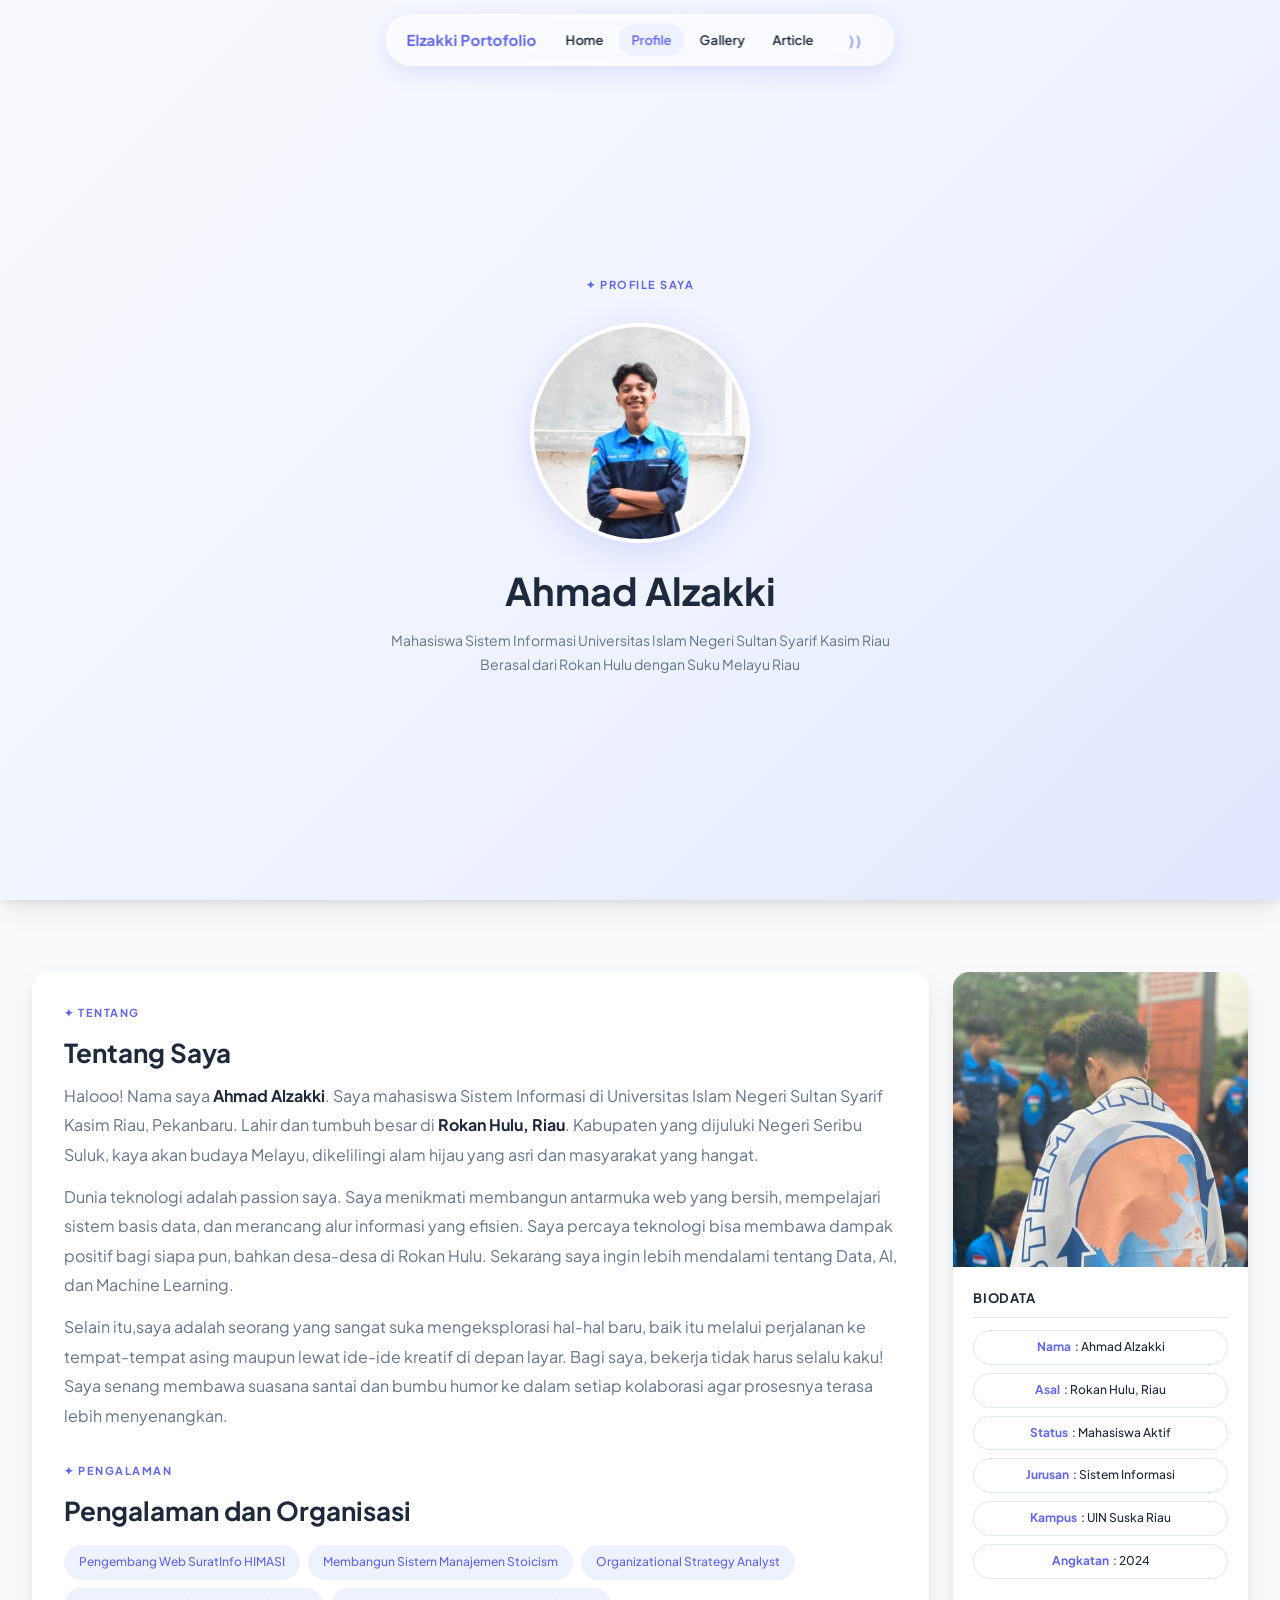
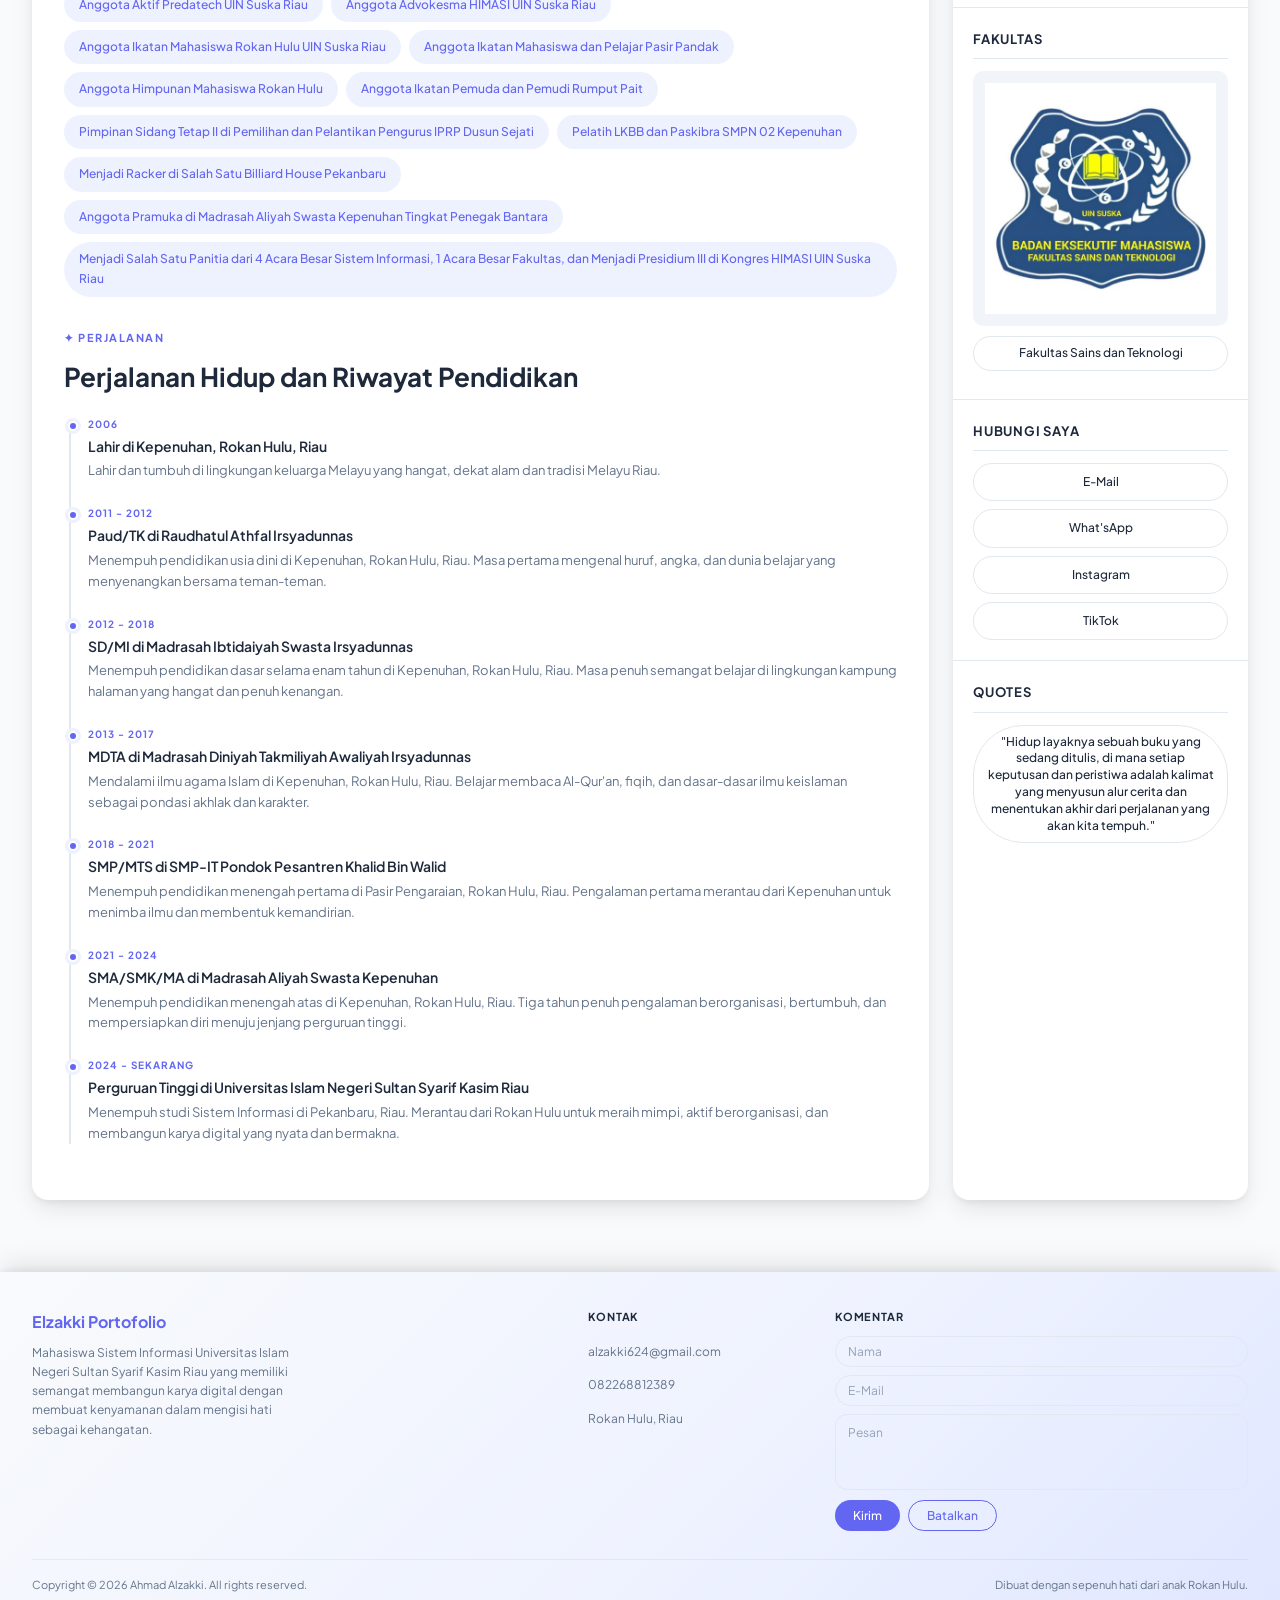
<file: profile.html>
<!DOCTYPE html>
<html lang="id">

<head>
  <meta charset="UTF-8" />
  <meta name="viewport" content="width=device-width, initial-scale=1.0" />
  <meta name="description"
    content="Profil Ahmad Alzakki — mahasiswa Sistem Informasi UIN Suska Riau dari Rokan Hulu." />
  <title>Profile - Elzakki Portofolio</title>
  <link rel="stylesheet" href="style.css" />
</head>

<body>

  <nav class="navbar" id="navbar">
    <div class="navbar-inner">
      <a href="index.html" class="navbar-logo">Elzakki Portofolio</a>
      <ul class="navbar-menu">
        <li><a href="index.html">Home</a></li>
        <li><a href="profile.html" class="active">Profile</a></li>
        <li><a href="gallery.html">Gallery</a></li>
        <li><a href="article.html">Article</a></li>
      </ul>
      <div class="navbar-controls">
        <button class="hamburger" id="hamburger" aria-label="Menu">
          <span></span><span></span><span></span>
        </button>
        <button class="mode-trigger" id="modeTrigger" aria-label="Pilih mode">))</button>
        <button class="mode-btn" id="modeBtn">Default</button>
      </div>
    </div>
  </nav>

  <div class="mobile-menu" id="mobileMenu">
    <a href="index.html">Home</a>
    <a href="profile.html" class="active">Profile</a>
    <a href="gallery.html">Gallery</a>
    <a href="article.html">Article</a>
    <button class="mobile-mode-btn" id="modeBtnMobile">Default</button>
  </div>

  <section class="profile-hero">
    <div class="container fade-in">
      <span class="label" style="display:inline-block; margin-bottom:28px;">✦ Profile Saya</span>
      <img src="Picture/1.jpeg" alt="Ahmad Alzakki" class="profile-avatar" />
      <h1 class="profile-name">Ahmad Alzakki</h1>
      <p class="profile-tagline">Mahasiswa Sistem Informasi Universitas Islam Negeri Sultan Syarif Kasim Riau <br>
        Berasal dari Rokan Hulu dengan Suku Melayu Riau</p>

    </div>
  </section>

  <section class="section">
    <div class="container">
      <div class="dual-panel">

        <div class="panel-left">
          <div style="display:flex; flex-direction:column; gap:32px;">

            <div class="scroll-reveal">
              <span class="label">✦ Tentang</span>
              <h2 class="heading">Tentang Saya</h2>
              <p style="color:var(--text-muted); line-height:1.85; margin-bottom:12px;">
                Halooo! Nama saya <strong style="color:var(--text-dark);">Ahmad Alzakki</strong>. Saya mahasiswa
                Sistem Informasi di Universitas Islam Negeri Sultan Syarif Kasim Riau, Pekanbaru. Lahir dan tumbuh besar
                di
                <strong style="color:var(--text-dark);">Rokan Hulu, Riau</strong>. Kabupaten yang dijuluki Negeri Seribu
                Suluk, kaya akan budaya Melayu,
                dikelilingi alam hijau yang asri dan masyarakat yang hangat.
              </p>
              <p style="color:var(--text-muted); line-height:1.85; margin-bottom:12px;">
                Dunia teknologi adalah passion saya. Saya menikmati membangun antarmuka web yang bersih,
                mempelajari sistem basis data, dan merancang alur informasi yang efisien.
                Saya percaya teknologi bisa membawa dampak positif bagi siapa pun, bahkan desa-desa di Rokan Hulu.
                Sekarang saya ingin lebih mendalami tentang Data, AI, dan Machine Learning.
              </p>
              <p style="color:var(--text-muted); line-height:1.85;">
                Selain itu,saya adalah seorang yang sangat suka mengeksplorasi hal-hal baru, baik itu melalui perjalanan
                ke tempat-tempat asing maupun lewat ide-ide kreatif di depan layar. Bagi saya, bekerja tidak harus
                selalu kaku! Saya senang membawa suasana santai dan bumbu humor ke dalam setiap kolaborasi agar
                prosesnya terasa lebih menyenangkan.
              </p>
            </div>

            <div class="scroll-reveal" data-delay="100">
              <span class="label">✦ Pengalaman</span>
              <h2 class="heading">Pengalaman dan Organisasi</h2>
              <div class="skills-grid">
                <span class="skill-tag">Pengembang Web SuratInfo HIMASI</span>
                <span class="skill-tag">Membangun Sistem Manajemen Stoicism</span>
                <span class="skill-tag">Organizational Strategy Analyst</span>
                <span class="skill-tag">Anggota Aktif Predatech UIN Suska Riau</span>
                <span class="skill-tag">Anggota Advokesma HIMASI UIN Suska Riau</span>
                <span class="skill-tag">Anggota Ikatan Mahasiswa Rokan Hulu UIN Suska Riau</span>
                <span class="skill-tag">Anggota Ikatan Mahasiswa dan Pelajar Pasir Pandak</span>
                <span class="skill-tag">Anggota Himpunan Mahasiswa Rokan Hulu</span>
                <span class="skill-tag">Anggota Ikatan Pemuda dan Pemudi Rumput Pait</span>
                <span class="skill-tag">Pimpinan Sidang Tetap II di Pemilihan dan Pelantikan Pengurus IPRP Dusun
                  Sejati</span>
                <span class="skill-tag">Pelatih LKBB dan Paskibra SMPN 02 Kepenuhan</span>
                <span class="skill-tag">Menjadi Racker di Salah Satu Billiard House Pekanbaru</span>
                <span class="skill-tag">Anggota Pramuka di Madrasah Aliyah Swasta Kepenuhan Tingkat Penegak
                  Bantara</span>
                <span class="skill-tag">Menjadi Salah Satu Panitia dari 4 Acara Besar Sistem Informasi, 1 Acara Besar
                  Fakultas, dan Menjadi Presidium III di Kongres HIMASI UIN Suska Riau</span>
              </div>
            </div>

            <div class="scroll-reveal" data-delay="150">
              <span class="label">✦ Perjalanan</span>
              <h2 class="heading">Perjalanan Hidup dan Riwayat Pendidikan</h2>
              <div class="timeline" style="margin-top:16px;">
                <div class="timeline-item">
                  <div class="timeline-year">2006</div>
                  <div class="timeline-title">Lahir di Kepenuhan, Rokan Hulu, Riau</div>
                  <p class="timeline-desc">Lahir dan tumbuh di lingkungan keluarga Melayu yang hangat, dekat alam dan
                    tradisi Melayu Riau.
                  </p>
                </div>
                <div class="timeline-item">
                  <div class="timeline-year">2011 - 2012</div>
                  <div class="timeline-title">Paud/TK di Raudhatul Athfal Irsyadunnas</div>
                  <p class="timeline-desc">Menempuh pendidikan usia dini di Kepenuhan, Rokan Hulu, Riau. Masa pertama
                    mengenal huruf, angka, dan dunia belajar yang menyenangkan bersama teman-teman.
                  </p>
                </div>
                <div class="timeline-item">
                  <div class="timeline-year">2012 - 2018</div>
                  <div class="timeline-title">SD/MI di Madrasah Ibtidaiyah Swasta Irsyadunnas</div>
                  <p class="timeline-desc">Menempuh pendidikan dasar selama enam tahun di Kepenuhan, Rokan Hulu, Riau.
                    Masa penuh semangat belajar di lingkungan kampung halaman yang hangat dan penuh kenangan.
                  </p>
                </div>
                <div class="timeline-item">
                  <div class="timeline-year">2013 - 2017</div>
                  <div class="timeline-title">MDTA di Madrasah Diniyah Takmiliyah Awaliyah Irsyadunnas</div>
                  <p class="timeline-desc">Mendalami ilmu agama Islam di Kepenuhan, Rokan Hulu, Riau. Belajar membaca
                    Al-Qur'an, fiqih, dan dasar-dasar ilmu keislaman sebagai pondasi akhlak dan karakter.
                  </p>
                </div>
                <div class="timeline-item">
                  <div class="timeline-year">2018 - 2021</div>
                  <div class="timeline-title">SMP/MTS di SMP-IT Pondok Pesantren Khalid Bin Walid</div>
                  <p class="timeline-desc">Menempuh pendidikan menengah pertama di Pasir Pengaraian, Rokan Hulu, Riau.
                    Pengalaman pertama merantau dari Kepenuhan untuk menimba ilmu dan membentuk kemandirian.
                  </p>
                </div>
                <div class="timeline-item">
                  <div class="timeline-year">2021 - 2024</div>
                  <div class="timeline-title">SMA/SMK/MA di Madrasah Aliyah Swasta Kepenuhan</div>
                  <p class="timeline-desc">Menempuh pendidikan menengah atas di Kepenuhan, Rokan Hulu, Riau. Tiga tahun
                    penuh pengalaman berorganisasi, bertumbuh, dan mempersiapkan diri menuju jenjang perguruan tinggi.
                  </p>
                </div>
                <div class="timeline-item">
                  <div class="timeline-year">2024 - Sekarang</div>
                  <div class="timeline-title">Perguruan Tinggi di Universitas Islam Negeri Sultan Syarif Kasim Riau
                  </div>
                  <p class="timeline-desc">Menempuh studi Sistem Informasi di Pekanbaru, Riau. Merantau dari Rokan Hulu
                    untuk meraih mimpi, aktif berorganisasi, dan membangun karya digital yang nyata dan bermakna.
                  </p>
                </div>
              </div>
            </div>

          </div>
        </div>

        <aside class="panel-right">
          <img src="Picture/2.jpg" alt="Ahmad Alzakki" class="aside-profile-img" />
          <div class="aside-body">
            <h3>Biodata</h3>
            <p><strong>Nama</strong>: Ahmad Alzakki</p>
            <p><strong>Asal</strong>: Rokan Hulu, Riau</p>
            <p><strong>Status</strong>: Mahasiswa Aktif</p>
            <p><strong>Jurusan</strong>: Sistem Informasi</p>
            <p><strong>Kampus</strong>: UIN Suska Riau</p>
            <p><strong>Angkatan</strong>: 2024</p>
          </div>
          <div class="aside-body">
            <h3>Fakultas</h3>
            <img src="Picture/Faste.jpg" alt="UIN Suska Riau"
              style="width:100%; object-fit:contain; background:var(--bg-section); padding:12px; border-radius:10px; margin-bottom:10px;" />
            <p> Fakultas Sains dan Teknologi</p>
          </div>
          <div class="aside-body">
            <h3>Hubungi Saya</h3>
            <div class="aside-social">
              <a href="mailto:alzakki624@gmail.com">E-Mail</a>
              <a href="https://wa.me/qr/NRQJE35KMIVWI1" target="_blank">What'sApp</a>
              <a href="https://www.instagram.com/zakki_ky?igsh=NWJoYWFzNnN1YWN1" target="_blank">Instagram</a>
              <a href="https://www.tiktok.com/@zakki.24?_t=ZS-908duZ1VeLQ&_r=1" target="_blank">TikTok</a>
            </div>
          </div>
          <div class="aside-body">
            <h3>Quotes</h3>
            <p>"Hidup layaknya sebuah buku yang sedang ditulis, di mana setiap keputusan dan peristiwa adalah kalimat
              yang menyusun alur cerita dan menentukan akhir dari perjalanan yang akan kita tempuh."</p>
          </div>
        </aside>

      </div>
    </div>
  </section>

  <footer class="footer">
    <div class="container">
      <div class="footer-grid">
        <div class="footer-brand">
          <div class="footer-logo">Elzakki Portofolio</div>
          <p>Mahasiswa Sistem Informasi Universitas Islam Negeri Sultan Syarif Kasim Riau yang memiliki semangat
            membangun karya digital dengan membuat kenyamanan dalam mengisi hati sebagai kehangatan.</p>
        </div>
        <div class="footer-col">
          <h4>Kontak</h4>
          <ul>
            <li><a href="mailto:alzakki624@gmail.com">alzakki624@gmail.com</a></li>
            <li><a href="https://wa.me/qr/NRQJE35KMIVWI1" target="_blank">082268812389</a></li>
            <li><a href="https://maps.app.goo.gl/m5msif5nFXpnEiLt5" target="_blank">Rokan Hulu, Riau</a></li>
          </ul>
        </div>
        <div class="footer-col footer-comment">
          <h4>Komentar</h4>
          <form class="comment-form" onsubmit="submitComment(event)">
            <input type="text" class="comment-input" placeholder="Nama" required />
            <input type="email" class="comment-input" placeholder="E-Mail" required />
            <textarea class="comment-textarea" placeholder="Pesan" rows="3" required></textarea>
            <div class="comment-actions">
              <button type="submit" class="btn btn-primary btn-sm">Kirim</button>
              <button type="reset" class="btn btn-secondary btn-sm">Batalkan</button>
            </div>
          </form>
        </div>
      </div>
      <div class="footer-bottom">
        <span>Copyright © 2026 Ahmad Alzakki. All rights reserved.</span>
        <span>Dibuat dengan sepenuh hati dari anak Rokan Hulu.</span>
      </div>
    </div>
  </footer>

  <script src="script.js"></script>

</body>

</html>
</file>
<file: style.css>
@import url('https://fonts.googleapis.com/css2?family=Plus+Jakarta+Sans:wght@300;400;500;600;700&display=swap');

/* Semua */
*,
*::before,
*::after {
  box-sizing: border-box;
  margin: 0;
  padding: 0;
}

:root {
  --primary: #6366F1;
  --primary-light: #EEF2FF;
  --secondary: #8B5CF6;
  --bg-main: #F8FAFC;
  --bg-card: #FFFFFF;
  --bg-section: #F1F5F9;
  --text-dark: #1E293B;
  --text-muted: #64748B;
  --text-light: #94A3B8;
  --border: #E2E8F0;
  --shadow: 0 4px 24px rgba(0, 0, 0, 0.07);
  --shadow-md: 0 8px 32px rgba(0, 0, 0, 0.10);
  --shadow-lg: 0 16px 48px rgba(0, 0, 0, 0.13);
  --radius: 16px;
  --transition: all 0.3s ease;
}

html {
  scroll-behavior: smooth;
}

body {
  font-family: 'Plus Jakarta Sans', sans-serif;
  font-size: 16px;
  line-height: 1.7;
  color: var(--text-dark);
  background: var(--bg-main);
}

img {
  max-width: 100%;
  border-radius: 12px;
  object-fit: cover;
  display: block;
}

a {
  text-decoration: none;
  color: inherit;
}

ul {
  list-style: none;
}

.container {
  max-width: 1400px;
  margin: 0 auto;
  padding: 0 2rem;
}

.section {
  padding: 72px 0;
}

.label {
  display: block;
  font-size: 11px;
  font-weight: 700;
  color: var(--primary);
  letter-spacing: 1.5px;
  text-transform: uppercase;
  margin-bottom: 8px;
}

.heading {
  font-size: 26px;
  font-weight: 700;
  color: var(--text-dark);
  margin-bottom: 6px;
}

.subtext {
  font-size: 14px;
  color: var(--text-muted);
  margin-bottom: 24px;
}

.badge {
  display: inline-block;
  border-radius: 50px;
  padding: 4px 12px;
  font-size: 11px;
  font-weight: 500;
  background: #F1F5F9;
  color: #475569;
  border: 1px solid #E2E8F0;
}

.btn {
  display: inline-flex;
  align-items: center;
  gap: 8px;
  padding: 10px 24px;
  border-radius: 50px;
  font-family: inherit;
  font-size: 13px;
  font-weight: 500;
  cursor: pointer;
  border: none;
  transition: var(--transition);
}

.btn-primary {
  background: var(--primary);
  color: #fff;
}

.btn-primary:hover {
  background: var(--secondary);
  transform: scale(1.02);
}

.btn-secondary {
  background: transparent;
  border: 1.5px solid var(--primary);
  color: var(--primary);
}

.btn-secondary:hover {
  background: var(--primary-light);
  transform: scale(1.02);
}

.btn-sm {
  padding: 7px 18px;
  font-size: 12px;
}

@keyframes fadeInUp {
  from {
    opacity: 0;
    transform: translateY(20px);
  }

  to {
    opacity: 1;
    transform: translateY(0);
  }
}

.fade-in {
  animation: fadeInUp 0.6s ease forwards;
}

.fade-in-delay-1 {
  animation-delay: 0.1s;
}

.fade-in-delay-2 {
  animation-delay: 0.2s;
}

.fade-in-delay-3 {
  animation-delay: 0.3s;
}

@media (max-width: 1024px) {
  .container {
    padding: 0 1.5rem;
  }
}

@media (max-width: 480px) {
  .container {
    padding: 0 1rem;
  }

  .section {
    padding: 52px 0;
  }
}

/* Navbar */
.navbar {
  position: fixed;
  top: 14px;
  left: 50%;
  transform: translateX(-50%);
  z-index: 1000;
  min-width: 400px;
  max-width: 840px;
}

.navbar-inner {
  display: flex;
  align-items: center;
  justify-content: space-between;
  gap: 1rem;
  background: rgba(255, 255, 255, 0.58);
  backdrop-filter: blur(12px) saturate(160%);
  -webkit-backdrop-filter: blur(12px) saturate(160%);
  border: 1px solid rgba(255, 255, 255, 0.25);
  border-radius: 50px;
  box-shadow: 0 6px 22px rgba(99, 102, 241, 0.16);
  padding: 8px 20px;
  height: 52px;
  transition: all 0.35s cubic-bezier(0.34, 1.2, 0.64, 1);
}

.navbar-logo {
  font-size: 15px;
  font-weight: 700;
  color: var(--primary);
  flex-shrink: 0;
  white-space: nowrap;
}

.navbar-menu {
  display: flex;
  align-items: center;
  gap: 2px;
}

.navbar-menu a {
  display: inline-flex;
  align-items: center;
  justify-content: center;
  padding: 6px 13px;
  border-radius: 50px;
  font-size: 13px;
  font-weight: 600;
  color: var(--text-dark);
  transition: var(--transition);
  height: 32px; /* Force consistent height to match mode-btn/logo */
}

.navbar-menu a:hover,
.navbar-menu a.active {
  background: var(--primary-light);
  color: var(--primary);
}

/* Right side controls group */
.navbar-controls {
  display: flex;
  align-items: center;
  gap: 4px;
  flex-shrink: 0;
}

.hamburger {
  display: none;
  flex-direction: column;
  gap: 5px;
  cursor: pointer;
  background: none;
  border: none;
  padding: 4px;
}

.hamburger span {
  display: block;
  width: 20px;
  height: 2px;
  background: var(--text-dark);
  border-radius: 2px;
  transition: transform 0.3s ease, opacity 0.2s ease;
  transform-origin: center;
}

/* Hamburger active state (X) */
.hamburger.active span:nth-child(1) {
  transform: translateY(7px) rotate(45deg);
}
.hamburger.active span:nth-child(2) { opacity: 0; }
.hamburger.active span:nth-child(3) {
  transform: translateY(-7px) rotate(-45deg);
}

/* Mode Trigger Button (the )) icon inside navbar) */
.mode-trigger {
  background: none;
  border: none;
  cursor: pointer;
  font-size: 14px;
  font-weight: 800;
  color: var(--primary);
  opacity: 0.6;
  padding: 4px 6px;
  border-radius: 50px;
  transition: opacity 0.25s ease, transform 0.3s ease, background 0.25s ease;
  font-family: inherit;
  letter-spacing: 1px;
  line-height: 1;
  flex-shrink: 0;
}
.mode-trigger:hover { opacity: 1; background: rgba(99,102,241,0.08); }
.mode-trigger.active { opacity: 1; transform: scaleX(-1); }

/* Mode Button — hidden, slides out from right inside navbar */
.mode-btn {
  overflow: hidden;
  max-width: 0;
  opacity: 0;
  padding: 5px 0;
  margin-left: 0;
  border: none;
  border-left: 1.5px solid transparent;
  font-family: inherit;
  font-size: 13px;
  font-weight: 700;
  cursor: pointer;
  white-space: nowrap;
  background: linear-gradient(135deg, var(--primary), var(--secondary));
  -webkit-background-clip: text;
  -webkit-text-fill-color: transparent;
  background-clip: text;
  transition: max-width 0.4s cubic-bezier(0.34,1.3,0.64,1), opacity 0.3s ease, padding 0.3s ease, margin 0.3s ease, border-color 0.3s ease;
  flex-shrink: 0;
}
.mode-btn.visible {
  max-width: 110px;
  opacity: 1;
  padding: 5px 12px;
  margin-left: 4px;
  border-left-color: rgba(99,102,241,0.2);
}

/* Mobile menu */
.mobile-menu {
  display: none;
  position: fixed;
  top: 74px;
  left: 50%;
  transform: translateX(-50%);
  background: rgba(255, 255, 255, 0.96);
  backdrop-filter: blur(16px);
  border-radius: 18px;
  box-shadow: var(--shadow-md);
  padding: 12px;
  min-width: 200px;
  z-index: 999;
}

.mobile-menu.open {
  display: flex;
  flex-direction: column;
  gap: 4px;
}

.mobile-menu a {
  padding: 9px 14px;
  border-radius: 10px;
  font-size: 14px;
  font-weight: 500;
  color: var(--text-dark);
  transition: var(--transition);
}

.mobile-menu a:hover,
.mobile-menu a.active {
  background: var(--primary-light);
  color: var(--primary);
}

/* Mobile menu mode button */
.mobile-mode-btn {
  display: flex;
  align-items: center;
  justify-content: center;
  margin-top: 4px;
  padding: 9px 14px;
  border-radius: 10px;
  font-size: 13px;
  font-weight: 700;
  font-family: inherit;
  cursor: pointer;
  border: 1.5px solid var(--primary);
  background: var(--primary-light);
  color: var(--primary);
  transition: var(--transition);
  width: 100%;
}
.mobile-mode-btn:hover {
  background: var(--primary);
  color: white;
}

@media (max-width: 1024px) {
  .navbar {
    min-width: 320px;
    max-width: calc(100% - 40px);
    width: calc(100% - 40px);
  }
}

@media (max-width: 768px) {
  .navbar {
    max-width: calc(100% - 32px);
    width: calc(100% - 32px);
    min-width: unset;
  }
  .navbar-menu { display: none; }
  .hamburger { display: flex; }
  .mode-trigger, .mode-btn { display: none !important; }
}

/* Hero */
.hero,
.profile-hero,
.page-hero {
  background: linear-gradient(135deg, var(--bg-main) 0%, var(--primary-light) 60%, #E0E7FF 100%);
  text-align: center;
  box-shadow: 0 4px 6px -1px rgba(0, 0, 0, 0.05), 0 10px 25px -3px rgba(0, 0, 0, 0.1);
  position: relative;
  z-index: 10;
}

.hero {
  min-height: 100vh;
  display: flex;
  align-items: center;
  padding-top: 80px;
  text-align: left;
}

.profile-hero {
  min-height: 100vh;
  display: flex;
  align-items: center;
  padding: 110px 0 64px;
}

.page-hero {
  padding: 110px 0 56px;
}

.hero-content {
  display: grid;
  grid-template-columns: 1fr 1fr;
  gap: 4rem;
  align-items: center;
}

.hero-eyebrow {
  display: block;
  font-size: 11px;
  font-weight: 700;
  color: var(--primary);
  letter-spacing: 1.5px;
  text-transform: uppercase;
  margin-bottom: 14px;
}

.hero-title {
  font-size: 42px;
  font-weight: 700;
  line-height: 1.2;
  margin-bottom: 16px;
}

.hero-title span {
  background: linear-gradient(135deg, var(--primary), var(--secondary));
  -webkit-background-clip: text;
  -webkit-text-fill-color: transparent;
  background-clip: text;
}

.page-hero h1 {
  font-size: 38px;
  font-weight: 700;
  margin: 10px 0 10px;
  color: var(--text-dark);
}

.hero-desc {
  font-size: 15px;
  color: var(--text-muted);
  margin-bottom: 28px;
  line-height: 1.8;
}

.page-hero p {
  font-size: 15px;
  color: var(--text-muted);
  max-width: 500px;
  margin: 0 auto;
}

.hero-actions {
  display: flex;
  gap: 12px;
  flex-wrap: wrap;
}

.hero-image {
  position: relative;
  width: 82%;
  margin-left: auto;
}

.hero-image img {
  width: 97%;
  height: 425px;
  object-fit: cover;
  border-radius: 24px;
  box-shadow: var(--shadow-lg);
}

.hero-badge {
  position: absolute;
  bottom: 28px;
  left: -22px;
  background: white;
  border-radius: 12px;
  padding: 10px 16px;
  box-shadow: var(--shadow);
  font-size: 13px;
  font-weight: 600;
  z-index: 10;
  display: inline-block;
}

@media (max-width: 1024px) {
  .hero-content {
    grid-template-columns: 1fr;
    text-align: center;
    gap: 2.5rem;
  }

  .hero-image {
    width: 90%;
    margin: 0 auto;
  }

  .hero-actions {
    justify-content: center;
  }
}

@media (max-width: 768px) {
  .hero-title {
    font-size: 30px;
  }
}

@media (max-width: 480px) {
  .hero-title {
    font-size: 26px;
  }
}

/* Konten Kiri */
.dual-panel {
  display: grid;
  grid-template-columns: 1fr 295px;
  gap: 24px;
  align-items: stretch;
}

.panel-left {
  border-radius: var(--radius);
  box-shadow: 0 4px 6px -1px rgba(0, 0, 0, 0.05), 0 10px 25px -3px rgba(0, 0, 0, 0.1);
  background: var(--bg-card);
  overflow: hidden;
  padding: 32px;
}

@media (max-width: 1024px) {
  .dual-panel {
    grid-template-columns: 1fr;
  }
}

@media (max-width: 480px) {
  .panel-left {
    padding: 20px;
  }
}

/* Konten Kanan */
.panel-right {
  border-radius: var(--radius);
  box-shadow: 0 4px 6px -1px rgba(0, 0, 0, 0.05), 0 10px 25px -3px rgba(0, 0, 0, 0.1);
  background: var(--bg-card);
  overflow: hidden;
  display: flex;
  flex-direction: column;
}

.aside-profile-img {
  width: 100%;
  aspect-ratio: 1/1;
  object-fit: cover;
  border-radius: 0;
}

.aside-body {
  padding: 20px;
  border-top: 1px solid var(--border);
  text-align: center;
}

.aside-body:first-of-type {
  border-top: none;
}

.aside-body h3 {
  font-size: 13px;
  font-weight: 700;
  color: var(--text-dark);
  margin-bottom: 12px;
  padding-bottom: 8px;
  border-bottom: 1px solid var(--border);
  text-transform: uppercase;
  letter-spacing: 0.8px;
  text-align: left;
}

.aside-body p {
  font-size: 12px;
  font-weight: 500;
  color: var(--text-dark);
  margin-bottom: 8px;
  line-height: 1.4;
  text-align: center;
  padding: 8px 12px;
  border-radius: 50px;
  border: 1.5px solid var(--border);
  display: block;
}

.aside-body p strong {
  color: var(--primary);
  font-weight: 700;
  margin-right: 4px;
}

.aside-social {
  display: flex;
  flex-direction: column;
  gap: 8px;
}

.aside-social a {
  display: block;
  text-align: center;
  padding: 8px 12px;
  border-radius: 50px;
  font-size: 12px;
  font-weight: 500;
  border: 1.5px solid var(--border);
  color: var(--text-dark);
  transition: var(--transition);
}

.aside-social a:hover {
  background: var(--primary-light);
  color: var(--primary);
  border-color: var(--primary);
}

@media (max-width: 1024px) {
  .panel-right {
    display: grid;
    grid-template-columns: 1fr 1fr;
  }
}

@media (max-width: 768px) {
  .panel-right {
    display: flex;
  }
}

/* HOME */
.home-sections {
  display: flex;
  flex-direction: column;
  gap: 48px;
}

.feature-grid {
  display: grid;
  grid-template-columns: repeat(3, 1fr);
  gap: 16px;
}

.feature-card {
  background: var(--bg-section);
  border-radius: 12px;
  padding: 24px 20px;
  transition: var(--transition);
  border-left: 3px solid var(--primary);
}

.feature-card:hover {
  transform: translateY(-3px);
  box-shadow: var(--shadow);
}

.feature-card h3 {
  font-size: 16px;
  font-weight: 600;
  margin-bottom: 8px;
}

.feature-card p {
  font-size: 13px;
  color: var(--text-muted);
  line-height: 1.7;
}

@media (max-width: 1024px) {
  .feature-grid {
    grid-template-columns: 1fr 1fr;
  }
}

@media (max-width: 768px) {
  .feature-grid {
    grid-template-columns: 1fr;
  }
}

/* PROFILE */
.profile-avatar {
  width: 220px;
  height: 220px;
  border-radius: 50%;
  object-fit: cover;
  border: 4px solid white;
  box-shadow: 0 8px 32px rgba(99, 102, 241, 0.18);
  margin: 0 auto 16px;
}

.profile-name {
  font-size: 38px;
  font-weight: 700;
  margin-bottom: 6px;
}

.profile-tagline {
  font-size: 14px;
  color: var(--text-muted);
}

.skills-grid {
  display: flex;
  flex-wrap: wrap;
  gap: 8px;
  margin-top: 12px;
}

.skill-tag {
  padding: 7px 15px;
  background: var(--primary-light);
  color: var(--primary);
  border-radius: 50px;
  font-size: 12px;
  font-weight: 500;
  transition: var(--transition);
}

.skill-tag:hover {
  background: var(--primary);
  color: white;
}

.timeline {
  position: relative;
  padding-left: 24px;
}

.timeline::before {
  content: '';
  position: absolute;
  left: 5px;
  top: 6px;
  bottom: 0;
  width: 2px;
  background: var(--border);
}

.timeline-item {
  position: relative;
  margin-bottom: 24px;
}

.timeline-item::before {
  content: '';
  position: absolute;
  left: -20px;
  top: 5px;
  width: 10px;
  height: 10px;
  border-radius: 50%;
  background: var(--primary);
  border: 2px solid white;
  box-shadow: 0 0 0 3px var(--primary-light);
}

.timeline-year {
  font-size: 10px;
  font-weight: 700;
  color: var(--primary);
  text-transform: uppercase;
  letter-spacing: 1px;
  margin-bottom: 2px;
}

.timeline-title {
  font-size: 14px;
  font-weight: 600;
  margin-bottom: 2px;
}

.timeline-desc {
  font-size: 13px;
  color: var(--text-muted);
  line-height: 1.6;
}

/* GALLERY */
.gallery-grid-preview,
.gallery-full-grid {
  display: grid;
  grid-template-columns: repeat(3, 1fr);
  gap: 12px;
}

.gallery-full-grid {
  gap: 14px;
}

.gallery-item,
.gallery-full-item {
  position: relative;
  overflow: hidden;
  border-radius: 12px;
  aspect-ratio: 1/1;
  cursor: pointer;
}

.gallery-item img,
.gallery-full-item img {
  width: 100%;
  height: 100%;
  object-fit: cover;
  border-radius: 12px;
  transition: transform 0.4s ease;
}

.gallery-item:hover img,
.gallery-full-item:hover img {
  transform: scale(1.06);
}

.gallery-overlay,
.gallery-full-overlay {
  position: absolute;
  inset: 0;
  background: linear-gradient(to top, rgba(30, 41, 59, 0.82) 0%, transparent 55%);
  border-radius: 12px;
  opacity: 0;
  transition: var(--transition);
  display: flex;
  flex-direction: column;
  justify-content: flex-end;
  padding: 16px;
}

.gallery-item:hover .gallery-overlay,
.gallery-full-item:hover .gallery-full-overlay {
  opacity: 1;
}

.gallery-overlay span,
.gallery-full-overlay h3 {
  color: white;
  font-size: 13px;
  font-weight: 500;
  margin-bottom: 4px;
}

.gallery-full-overlay p {
  font-size: 12px;
  color: rgba(255, 255, 255, 0.8);
}

.filter-tabs {
  display: flex;
  gap: 8px;
  flex-wrap: wrap;
  margin-bottom: 28px;
}

.filter-btn {
  padding: 7px 18px;
  border-radius: 50px;
  font-size: 13px;
  font-weight: 500;
  cursor: pointer;
  border: 1.5px solid var(--border);
  background: var(--bg-card);
  color: var(--text-muted);
  font-family: inherit;
  transition: var(--transition);
}

.filter-btn:hover,
.filter-btn.active {
  background: var(--primary);
  color: white;
  border-color: var(--primary);
}

@media (max-width: 1024px) {
  .gallery-full-grid {
    grid-template-columns: repeat(2, 1fr);
  }
}

@media (max-width: 480px) {
  .gallery-full-grid {
    grid-template-columns: 1fr 1fr;
  }

  .gallery-grid-preview {
    grid-template-columns: 1fr 1fr;
  }
}

/* ARTICLE */
.article-preview-grid,
.article-main-grid {
  display: grid;
  grid-template-columns: repeat(3, 1fr);
  gap: 18px;
}

.article-card {
  background: var(--bg-section);
  border-radius: 12px;
  overflow: hidden;
  transition: var(--transition);
  display: flex;
  flex-direction: column;
}

.article-card:hover {
  transform: translateY(-3px);
  box-shadow: var(--shadow);
}

.article-card-img {
  width: 100%;
  aspect-ratio: 1/1;
  object-fit: cover;
  border-radius: 0;
}

.article-card-body {
  padding: 18px;
  flex: 1;
  display: flex;
  flex-direction: column;
}

.article-card-body h3 {
  font-size: 14px;
  font-weight: 600;
  margin: 7px 0 6px;
  line-height: 1.4;
  padding-top: 15px;
}

.article-card-body p {
  font-size: 12px;
  color: var(--text-muted);
  flex: 1;
  display: -webkit-box;
  -webkit-line-clamp: 3;
  line-clamp: 3;
  -webkit-box-orient: vertical;
  overflow: hidden;
  line-height: 1.6;
  margin-top: 10px;
  margin-bottom: 40px;
}

.article-meta {
  display: flex;
  align-items: center;
  gap: 5px;
  font-size: 11px;
  color: var(--text-light);
  margin-top: 12px;
  padding-top: 12px;
  border-top: 1px solid var(--border);
}

.modal-overlay {
  position: fixed;
  inset: 0;
  background: rgba(15, 23, 42, 0.6);
  backdrop-filter: blur(4px);
  z-index: 2000;
  display: none;
  align-items: center;
  justify-content: center;
  padding: 20px;
}

.modal-overlay.open {
  display: flex;
}

.modal-box {
  background: var(--bg-card);
  border-radius: 20px;
  box-shadow: 0 24px 80px rgba(0, 0, 0, 0.18);
  max-width: 660px;
  width: 100%;
  max-height: 85vh;
  overflow-y: auto;
  padding: 36px;
  position: relative;
  animation: fadeInUp 0.3s ease;
  -ms-overflow-style: none;
  scrollbar-width: none;
}

.modal-box::-webkit-scrollbar {
  display: none;
}

.modal-close {
  position: sticky;
  top: -16px;
  margin-left: auto;
  display: block;
  margin-bottom: 16px;
  background: var(--bg-section);
  border: 1px solid var(--border);
  border-radius: 50px;
  padding: 6px 16px;
  font-size: 12px;
  font-weight: 600;
  cursor: pointer;
  color: var(--text-dark);
  transition: var(--transition);
  font-family: inherit;
  z-index: 100;
  box-shadow: 0 4px 12px rgba(0, 0, 0, 0.08);
}

.modal-close:hover {
  background: var(--primary-light);
  color: var(--primary);
  border-color: var(--primary);
}

.modal-title {
  font-size: 20px;
  font-weight: 700;
  line-height: 1.3;
  margin: 10px 0 6px;
  color: var(--text-dark);
}

.modal-meta {
  font-size: 11px;
  color: var(--text-light);
  margin-bottom: 18px;
  padding-bottom: 18px;
  border-bottom: 1px solid var(--border);
}

.modal-img {
  width: 100%;
  aspect-ratio: 16/9;
  object-fit: cover;
  border-radius: 12px;
  margin-bottom: 20px;
}

.modal-content p {
  font-size: 14px;
  color: var(--text-muted);
  line-height: 1.85;
  margin-bottom: 14px;
}

@media (max-width: 768px) {

  .article-preview-grid,
  .article-main-grid {
    grid-template-columns: 1fr;
  }
}

@media (max-width: 480px) {
  .modal-box {
    padding: 22px;
  }
}

/* Footer */
.footer {
  background: linear-gradient(135deg, var(--bg-main) 0%, var(--primary-light) 60%, #E0E7FF 100%);
  color: var(--text-muted);
  padding: 36px 0 0;
  border-top: none;
  box-shadow: 0 -4px 6px -1px rgba(0, 0, 0, 0.05), 0 -10px 25px -3px rgba(0, 0, 0, 0.1);
  position: relative;
  z-index: 10;
}

.footer-grid {
  display: grid;
  grid-template-columns: 2fr 0.8fr 1.6fr;
  gap: 40px;
  padding-bottom: 28px;
}

.footer-logo {
  font-size: 16px;
  font-weight: 700;
  color: var(--primary);
  margin-bottom: 8px;
}

.footer-brand p {
  font-size: 12px;
  line-height: 1.6;
  color: var(--text-muted);
  max-width: 280px;
  margin-bottom: 14px;
}

.footer-col h4 {
  font-size: 11px;
  font-weight: 700;
  color: var(--text-dark);
  margin-bottom: 10px;
  text-transform: uppercase;
  letter-spacing: 0.8px;
}

.footer-col ul li {
  margin-bottom: 6px;
}

.footer-col ul a {
  font-size: 12px;
  color: var(--text-muted);
  transition: var(--transition);
}

.footer-col ul a:hover {
  color: var(--primary);
}

.footer-bottom {
  border-top: 1px solid rgba(0, 0, 0, 0.05);
  padding: 16px 0;
  display: flex;
  justify-content: space-between;
  align-items: center;
}

.footer-bottom span {
  font-size: 11px;
  color: var(--text-muted);
}

@media (max-width: 1024px) {
  .footer-grid {
    grid-template-columns: 1fr 1fr;
    gap: 28px;
  }
}

@media (max-width: 768px) {
  .footer-grid {
    grid-template-columns: 1fr 1fr;
  }

  .footer-bottom {
    flex-direction: column;
    gap: 6px;
    text-align: center;
  }
}

@media (max-width: 480px) {
  .footer-grid {
    grid-template-columns: 1fr;
  }
}

/* Form Komentar Footer */
.comment-form {
  display: flex;
  flex-direction: column;
  gap: 8px;
}

.comment-input {
  width: 100%;
  padding: 7px 12px;
  border-radius: 50px;
  border: 1.5px solid var(--border);
  background: transparent;
  font-family: inherit;
  font-size: 12px;
  color: var(--text-dark);
  outline: none;
  transition: var(--transition);
}

.comment-input:focus {
  border-color: var(--primary);
  background: rgba(255, 255, 255, 0.6);
}

.comment-input::placeholder {
  color: var(--text-light);
}

.comment-textarea {
  width: 100%;
  padding: 8px 12px;
  border-radius: 12px;
  border: 1.5px solid var(--border);
  background: transparent;
  font-family: inherit;
  font-size: 12px;
  color: var(--text-dark);
  outline: none;
  resize: none;
  transition: var(--transition);
  line-height: 1.6;
}

.comment-textarea:focus {
  border-color: var(--primary);
  background: rgba(255, 255, 255, 0.6);
}

.comment-textarea::placeholder {
  color: var(--text-light);
}

.comment-actions {
  display: flex;
  gap: 8px;
  margin-top: 2px;
}






/* ============================================================
   MODALS
   ============================================================ */
.modal-overlay {
  position: fixed;
  inset: 0;
  background: rgba(0, 0, 0, 0.4);
  backdrop-filter: blur(8px);
  -webkit-backdrop-filter: blur(8px);
  z-index: 2000;
  display: flex;
  align-items: center;
  justify-content: center;
  opacity: 0;
  visibility: hidden;
  transition: opacity 0.3s ease, visibility 0.3s ease;
  padding: 20px;
}
.modal-overlay.open {
  opacity: 1;
  visibility: visible;
}
.modal-box {
  background: var(--bg-main);
  border-radius: 24px;
  width: 100%;
  max-width: 600px;
  max-height: 90vh;
  overflow-y: auto;
  padding: 32px;
  position: relative;
  box-shadow: 0 20px 40px rgba(0,0,0,0.2);
  transform: translateY(20px) scale(0.95);
  transition: transform 0.4s cubic-bezier(0.175, 0.885, 0.32, 1.275);
}
.modal-overlay.open .modal-box {
  transform: translateY(0) scale(1);
}
.modal-close {
  position: absolute;
  top: 20px;
  right: 20px;
  background: rgba(0,0,0,0.05);
  border: none;
  width: 32px;
  height: 32px;
  border-radius: 50%;
  cursor: pointer;
  display: flex;
  align-items: center;
  justify-content: center;
  color: var(--text-dark);
  font-size: 0;
  transition: background 0.2s;
}
.modal-close::before, .modal-close::after {
  content: '';
  position: absolute;
  width: 14px;
  height: 2px;
  background: currentColor;
  border-radius: 2px;
}
.modal-close::before { transform: rotate(45deg); }
.modal-close::after { transform: rotate(-45deg); }
.modal-close:hover { background: rgba(0,0,0,0.1); color: var(--primary); }

.modal-title {
  font-size: 22px;
  font-weight: 800;
  color: var(--text-dark);
  margin: 12px 0 8px;
  line-height: 1.3;
}
.modal-meta {
  font-size: 13px;
  color: var(--text-muted);
  margin-bottom: 20px;
}
.modal-img {
  width: 100%;
  height: auto;
  border-radius: 16px;
  margin-bottom: 24px;
  box-shadow: 0 4px 12px rgba(0,0,0,0.08);
}
.modal-content p {
  color: var(--text-muted);
  font-size: 14.5px;
  line-height: 1.8;
  margin-bottom: 16px;
}


/* ============================================================
   SCROLL REVEAL
   ============================================================ */
.scroll-reveal {
  opacity: 0;
  transform: translateY(32px);
  transition: opacity 0.65s cubic-bezier(0.22,1,0.36,1), transform 0.65s cubic-bezier(0.22,1,0.36,1);
}
.scroll-reveal.visible {
  opacity: 1;
  transform: translateY(0);
}

/* ============================================================
   MODE: CLEAR — iOS 26 Frosted Glass (Light)
   ============================================================ */
body.mode-clear {
  background: linear-gradient(135deg, #f8fafc 0%, #f1f5f9 50%, #f8fafc 100%);
  background-attachment: fixed;
}
body.mode-clear::before {
  content: '';
  position: fixed;
  inset: 0;
  pointer-events: none;
  z-index: 0;
  background:
    radial-gradient(ellipse 60% 50% at 15% 20%, rgba(14,165,233,0.12) 0%, transparent 70%),
    radial-gradient(ellipse 55% 45% at 85% 75%, rgba(6,182,212,0.1) 0%, transparent 70%),
    radial-gradient(ellipse 40% 35% at 50% 105%, rgba(14,165,233,0.08) 0%, transparent 70%);
}
/* NOTE: no > * rule here — would break fixed-position children */

/* Navbar */
body.mode-clear .navbar-inner {
  background: rgba(255,255,255,0.28);
  backdrop-filter: blur(22px) saturate(200%);
  -webkit-backdrop-filter: blur(22px) saturate(200%);
  border: 1px solid rgba(255,255,255,0.55);
  box-shadow: 0 4px 24px rgba(14,165,233,0.12), inset 0 1px 0 rgba(255,255,255,0.7);
}
body.mode-clear .mode-trigger { color: var(--primary); opacity: 0.7; }
body.mode-clear .mode-lobe {
  background: rgba(255,255,255,0.28);
  backdrop-filter: blur(22px) saturate(200%);
  -webkit-backdrop-filter: blur(22px) saturate(200%);
  border: 1px solid rgba(255,255,255,0.55);
  box-shadow: 0 4px 24px rgba(14,165,233,0.12);
}
body.mode-clear .mobile-menu {
  background: rgba(255,255,255,0.32);
  backdrop-filter: blur(24px) saturate(200%);
  -webkit-backdrop-filter: blur(24px) saturate(200%);
  border: 1px solid rgba(255,255,255,0.5);
  box-shadow: 0 8px 32px rgba(14,165,233,0.12);
}
/* Clear Mode Text Overrides */
/* Only overriding accents, keeping default dark texts unchanged */
body.mode-clear {
  --primary: #0ea5e9; /* Sky blue accent instead of purple */
  --primary-light: rgba(14, 165, 233, 0.15);
}
body.mode-clear .badge,
body.mode-clear .skill-tag,
body.mode-clear .filter-btn,
body.mode-clear .btn-secondary {
  color: var(--primary);
}

/* Panels / Cards */
body.mode-clear .panel-left,
body.mode-clear .panel-right {
  background: rgba(255,255,255,0.15);
  backdrop-filter: blur(35px) saturate(200%);
  -webkit-backdrop-filter: blur(35px) saturate(200%);
  border: 1px solid rgba(255,255,255,0.7);
  box-shadow: 0 16px 40px rgba(3,105,161,0.06), 0 4px 12px rgba(3,105,161,0.04), inset 0 1px 2px rgba(255,255,255,0.9), inset 0 0 16px rgba(255,255,255,0.3);
}
body.mode-clear .aside-body {
  border-top: 1px solid rgba(255,255,255,0.4);
}
body.mode-clear .feature-card {
  background: rgba(255,255,255,0.25);
  backdrop-filter: blur(28px) saturate(180%);
  -webkit-backdrop-filter: blur(28px) saturate(180%);
  border: 1px solid rgba(255,255,255,0.7);
  border-left: 3px solid #0ea5e9;
  box-shadow: 0 12px 32px rgba(3,105,161,0.06), inset 0 1px 2px rgba(255,255,255,0.9), inset 0 0 12px rgba(255,255,255,0.3);
  transition: transform 0.4s cubic-bezier(0.25, 1, 0.5, 1), box-shadow 0.4s cubic-bezier(0.25, 1, 0.5, 1);
}
body.mode-clear .feature-card:hover {
  transform: translateY(-4px);
  box-shadow: 0 20px 48px rgba(3,105,161,0.08), inset 0 1px 2px rgba(255,255,255,1), inset 0 0 16px rgba(255,255,255,0.4);
}
body.mode-clear .article-card {
  background: rgba(255,255,255,0.2);
  backdrop-filter: blur(28px) saturate(180%);
  -webkit-backdrop-filter: blur(28px) saturate(180%);
  border: 1px solid rgba(255,255,255,0.7);
  box-shadow: 0 12px 32px rgba(3,105,161,0.06), inset 0 1px 2px rgba(255,255,255,0.9), inset 0 0 12px rgba(255,255,255,0.3);
  transition: transform 0.4s cubic-bezier(0.25, 1, 0.5, 1), box-shadow 0.4s cubic-bezier(0.25, 1, 0.5, 1);
}
body.mode-clear .article-card:hover {
  transform: translateY(-4px);
  box-shadow: 0 20px 48px rgba(3,105,161,0.08), inset 0 1px 2px rgba(255,255,255,1), inset 0 0 16px rgba(255,255,255,0.4);
}
body.mode-clear .badge {
  background: rgba(255,255,255,0.3);
  border: 1px solid rgba(255,255,255,0.8);
  color: var(--primary);
  backdrop-filter: blur(12px);
}
body.mode-clear .skill-tag {
  background: rgba(255,255,255,0.5);
  backdrop-filter: blur(12px);
  border: 1px solid rgba(255,255,255,0.6);
  color: var(--text-dark);
}
body.mode-clear .skill-tag:hover {
  background: var(--primary);
  color: white;
}
body.mode-clear .filter-btn {
  background: rgba(255,255,255,0.45);
  backdrop-filter: blur(12px);
  border: 1px solid rgba(255,255,255,0.7);
  color: #1e1b4b;
}
body.mode-clear .filter-btn.active,
body.mode-clear .filter-btn:hover {
  background: var(--primary);
  border-color: var(--primary);
  color: white;
}
body.mode-clear .aside-body p,
body.mode-clear .aside-social a {
  background: rgba(255,255,255,0.2);
  border: 1px solid rgba(255,255,255,0.65);
  backdrop-filter: blur(24px);
}
/* Hero / Page hero */
body.mode-clear .hero,
body.mode-clear .profile-hero,
body.mode-clear .page-hero {
  background: rgba(255,255,255,0.1);
  backdrop-filter: blur(35px) saturate(200%);
  -webkit-backdrop-filter: blur(35px) saturate(200%);
  box-shadow: 0 8px 32px rgba(3,105,161,0.08);
}
body.mode-clear .hero-badge {
  background: rgba(255,255,255,0.3);
  backdrop-filter: blur(16px);
  border: 1px solid rgba(255,255,255,0.8);
}
/* Footer */
body.mode-clear .footer {
  background: rgba(255,255,255,0.15);
  backdrop-filter: blur(40px) saturate(200%);
  -webkit-backdrop-filter: blur(40px) saturate(200%);
  border-top: 1px solid rgba(255,255,255,0.6);
  box-shadow: 0 -8px 32px rgba(3,105,161,0.08);
}
/* Modal */
body.mode-clear .modal-overlay {
  background: rgba(255,255,255,0.05);
  backdrop-filter: blur(28px);
  -webkit-backdrop-filter: blur(28px);
}
body.mode-clear .modal-box {
  background: rgba(255,255,255,0.25);
  backdrop-filter: blur(50px) saturate(200%);
  -webkit-backdrop-filter: blur(50px) saturate(200%);
  border: 1px solid rgba(255,255,255,0.8);
  box-shadow: 0 24px 80px rgba(3,105,161,0.18), inset 0 1px 0 rgba(255,255,255,0.9);
}
body.mode-clear .modal-close {
  background: rgba(255,255,255,0.5);
  border: 1px solid rgba(255,255,255,0.7);
  backdrop-filter: blur(12px);
}
/* Inputs */
body.mode-clear .comment-input,
body.mode-clear .comment-textarea {
  background: rgba(255,255,255,0.5);
  border: 1.5px solid rgba(255,255,255,0.8);
  backdrop-filter: blur(12px);
}
body.mode-clear .comment-input::placeholder,
body.mode-clear .comment-textarea::placeholder {
  color: rgba(0, 0, 0, 0.4);
}
/* Buttons */
body.mode-clear .btn-primary {
  background: var(--primary);
  backdrop-filter: blur(16px);
  -webkit-backdrop-filter: blur(16px);
  box-shadow: 0 4px 16px rgba(14,165,233,0.35);
  color: white;
}
body.mode-clear .btn-secondary {
  background: rgba(255,255,255,0.45);
  backdrop-filter: blur(16px);
  -webkit-backdrop-filter: blur(16px);
  border: 1.5px solid var(--primary);
  color: var(--primary);
}
/* Timeline */
body.mode-clear .timeline::before {
  background: rgba(14,165,233,0.35);
}

/* ============================================================
   MODE: TINTED — iOS 26 Dark Glass
   ============================================================ */
body.mode-tinted {
  background: linear-gradient(135deg, #07050f 0%, #0f0a1e 40%, #120d2a 70%, #0a0818 100%);
  background-attachment: fixed;
  color: rgba(255,255,255,0.92);
}
body.mode-tinted::before {
  content: '';
  position: fixed;
  inset: 0;
  pointer-events: none;
  z-index: 0;
  background:
    radial-gradient(ellipse 60% 50% at 15% 20%, rgba(79,70,229,0.35) 0%, transparent 65%),
    radial-gradient(ellipse 55% 45% at 85% 75%, rgba(109,40,217,0.28) 0%, transparent 65%),
    radial-gradient(ellipse 40% 35% at 50% 50%, rgba(99,102,241,0.15) 0%, transparent 65%);
}
/* NOTE: no > * rule here — would break fixed-position children */

/* Text overrides */
body.mode-tinted,
body.mode-tinted .hero-title,
body.mode-tinted .heading,
body.mode-tinted .timeline-title,
body.mode-tinted .feature-card h3,
body.mode-tinted .article-card-body h3,
body.mode-tinted .aside-body h3,
body.mode-tinted .footer-col h4,
body.mode-tinted .footer-logo,
body.mode-tinted .modal-title,
body.mode-tinted .navbar-logo,
body.mode-tinted .navbar-menu a,
body.mode-tinted .mobile-menu a,
body.mode-tinted .profile-name,
body.mode-tinted strong {
  color: #ffffff !important;
}
body.mode-tinted p,
body.mode-tinted .hero-desc,
body.mode-tinted .subtext,
body.mode-tinted .timeline-desc,
body.mode-tinted .feature-card p,
body.mode-tinted .article-card-body p,
body.mode-tinted .footer-brand p,
body.mode-tinted .footer-col ul a,
body.mode-tinted .modal-content p,
body.mode-tinted .modal-meta,
body.mode-tinted .article-meta,
body.mode-tinted .profile-tagline {
  color: rgba(220, 215, 255, 0.9) !important;
}
body.mode-tinted .label,
body.mode-tinted .timeline-year { color: rgba(167,160,255,1); }

/* Navbar */
body.mode-tinted .navbar-inner {
  background: rgba(18,12,50,0.55);
  backdrop-filter: blur(24px) saturate(160%);
  -webkit-backdrop-filter: blur(24px) saturate(160%);
  border: 1px solid rgba(99,102,241,0.28);
  box-shadow: 0 4px 28px rgba(0,0,0,0.4), inset 0 1px 0 rgba(255,255,255,0.07);
}
body.mode-tinted .navbar-menu a { color: rgba(255,255,255,0.85); }
body.mode-tinted .navbar-menu a:hover,
body.mode-tinted .navbar-menu a.active {
  background: rgba(99,102,241,0.25);
  color: rgba(180,175,255,1);
}
body.mode-tinted .mode-lobe {
  background: rgba(18,12,50,0.55);
  backdrop-filter: blur(24px) saturate(160%);
  -webkit-backdrop-filter: blur(24px) saturate(160%);
  border: 1px solid rgba(99,102,241,0.3);
}
body.mode-tinted .mobile-menu {
  background: rgba(12,8,40,0.75);
  backdrop-filter: blur(28px) saturate(160%);
  -webkit-backdrop-filter: blur(28px) saturate(160%);
  border: 1px solid rgba(99,102,241,0.3);
}
body.mode-tinted .mobile-menu a,
body.mode-tinted .mobile-menu a.active { color: rgba(255,255,255,0.88); }
body.mode-tinted .mobile-menu a:hover,
body.mode-tinted .mobile-menu a.active {
  background: rgba(99,102,241,0.22);
  color: rgba(167,160,255,1);
}
body.mode-tinted .mobile-mode-btn {
  background: rgba(99,102,241,0.2);
  border-color: rgba(99,102,241,0.4);
  color: rgba(167,160,255,1);
}
body.mode-tinted .hamburger span { background: rgba(255,255,255,0.88); }
body.mode-tinted .mode-trigger { color: rgba(167,160,255,1); }

/* Panels */
body.mode-tinted .panel-left,
body.mode-tinted .panel-right {
  background: rgba(14,9,42,0.25);
  backdrop-filter: blur(40px) saturate(180%);
  -webkit-backdrop-filter: blur(40px) saturate(180%);
  border: 1px solid rgba(130,130,255,0.4);
  box-shadow: 0 16px 48px rgba(0,0,0,0.6), 0 4px 12px rgba(0,0,0,0.4), inset 0 1px 2px rgba(255,255,255,0.15), inset 0 0 16px rgba(130,130,255,0.1);
}
body.mode-tinted .aside-body {
  border-top: 1px solid rgba(130,130,255,0.2);
}
body.mode-tinted .aside-body p,
body.mode-tinted .aside-social a {
  background: rgba(130,130,255,0.15);
  border: 1px solid rgba(130,130,255,0.4);
  backdrop-filter: blur(24px);
  color: rgba(230,230,255,0.95) !important;
}
body.mode-tinted .aside-social a:hover {
  background: rgba(130,130,255,0.3);
  border-color: rgba(167,160,255,0.8);
  color: #fff !important;
}

/* Feature cards */
body.mode-tinted .feature-card {
  background: rgba(22,14,60,0.35);
  backdrop-filter: blur(35px) saturate(160%);
  -webkit-backdrop-filter: blur(35px) saturate(160%);
  border: 1px solid rgba(130,130,255,0.45);
  border-left: 3px solid rgba(167,160,255,0.9);
  box-shadow: 0 12px 32px rgba(0,0,0,0.5), inset 0 1px 2px rgba(255,255,255,0.1), inset 0 0 12px rgba(130,130,255,0.1);
  transition: transform 0.4s cubic-bezier(0.25, 1, 0.5, 1), box-shadow 0.4s cubic-bezier(0.25, 1, 0.5, 1);
}
body.mode-tinted .feature-card:hover {
  transform: translateY(-4px);
  box-shadow: 0 20px 48px rgba(0,0,0,0.6), inset 0 1px 2px rgba(255,255,255,0.15), inset 0 0 16px rgba(130,130,255,0.15);
}
body.mode-tinted .article-card {
  background: rgba(18,11,52,0.35);
  backdrop-filter: blur(35px) saturate(160%);
  -webkit-backdrop-filter: blur(35px) saturate(160%);
  border: 1px solid rgba(130,130,255,0.45);
  box-shadow: 0 12px 32px rgba(0,0,0,0.5), inset 0 1px 2px rgba(255,255,255,0.1), inset 0 0 12px rgba(130,130,255,0.1);
  transition: transform 0.4s cubic-bezier(0.25, 1, 0.5, 1), box-shadow 0.4s cubic-bezier(0.25, 1, 0.5, 1);
}
body.mode-tinted .article-card:hover {
  transform: translateY(-4px);
  box-shadow: 0 20px 48px rgba(0,0,0,0.6), inset 0 1px 2px rgba(255,255,255,0.15), inset 0 0 16px rgba(130,130,255,0.15);
}
body.mode-tinted .badge {
  background: rgba(99,102,241,0.35);
  backdrop-filter: blur(16px);
  border: 1px solid rgba(167,160,255,0.5);
  color: #fff;
}
body.mode-tinted .skill-tag {
  background: rgba(99,102,241,0.25);
  backdrop-filter: blur(16px);
  border: 1px solid rgba(130,130,255,0.4);
  color: rgba(220,215,255,1);
}
body.mode-tinted .skill-tag:hover {
  background: rgba(130,130,255,0.5);
  color: white;
}
body.mode-tinted .filter-btn {
  background: rgba(22,14,60,0.65);
  backdrop-filter: blur(16px);
  border: 1px solid rgba(130,130,255,0.4);
  color: rgba(220,215,255,0.85);
}
body.mode-tinted .filter-btn.active,
body.mode-tinted .filter-btn:hover {
  background: rgba(130,130,255,0.5);
  border-color: rgba(167,160,255,0.8);
  color: white;
}

/* Hero */
body.mode-tinted .hero,
body.mode-tinted .profile-hero,
body.mode-tinted .page-hero {
  background: rgba(10,6,30,0.45);
  backdrop-filter: blur(28px) saturate(160%);
  -webkit-backdrop-filter: blur(28px) saturate(160%);
  box-shadow: 0 8px 32px rgba(0,0,0,0.5);
}
body.mode-tinted .hero-title { color: rgba(255,255,255,0.95); }
body.mode-tinted .hero-badge {
  background: rgba(18,12,50,0.7);
  backdrop-filter: blur(12px);
  border: 1px solid rgba(99,102,241,0.3);
  color: rgba(200,195,255,0.9);
}
body.mode-tinted .profile-name { color: rgba(255,255,255,0.95); }
body.mode-tinted .page-hero h1 { color: rgba(255,255,255,0.95); }

/* Footer */
body.mode-tinted .footer {
  background: rgba(8,5,25,0.35);
  backdrop-filter: blur(40px);
  -webkit-backdrop-filter: blur(40px);
  border-top: 1px solid rgba(130,130,255,0.3);
}
body.mode-tinted .footer-bottom { border-top: 1px solid rgba(130,130,255,0.2); }
body.mode-tinted .footer-bottom span { color: rgba(220,215,255,0.7); }

/* Modal */
body.mode-tinted .modal-overlay {
  background: rgba(5,3,20,0.45);
  backdrop-filter: blur(40px);
  -webkit-backdrop-filter: blur(40px);
}
body.mode-tinted .modal-box {
  background: rgba(14,9,42,0.35);
  backdrop-filter: blur(50px) saturate(180%);
  -webkit-backdrop-filter: blur(50px) saturate(180%);
  border: 1px solid rgba(167,160,255,0.5);
  box-shadow: 0 24px 80px rgba(0,0,0,0.7), inset 0 1px 0 rgba(255,255,255,0.1);
}
body.mode-tinted .modal-close {
  background: rgba(22,14,60,0.4);
  border: 1px solid rgba(130,130,255,0.5);
  color: #fff;
}
body.mode-tinted .modal-close:hover {
  background: rgba(99,102,241,0.3);
  border-color: rgba(99,102,241,0.5);
  color: rgba(167,160,255,1);
}
body.mode-tinted .modal-meta { border-bottom: 1px solid rgba(99,102,241,0.2); color: rgba(200,195,255,0.6); }

/* Buttons */
body.mode-tinted .btn-primary {
  background: rgba(130,130,255,0.7);
  backdrop-filter: blur(16px);
  -webkit-backdrop-filter: blur(16px);
  box-shadow: 0 4px 16px rgba(130,130,255,0.35);
  border: 1px solid rgba(167,160,255,0.6);
  color: white;
}
body.mode-tinted .btn-secondary {
  background: rgba(99,102,241,0.15);
  backdrop-filter: blur(16px);
  -webkit-backdrop-filter: blur(16px);
  border-color: rgba(130,130,255,0.5);
  color: rgba(220,215,255,1);
}
body.mode-tinted .btn-secondary:hover {
  background: rgba(130,130,255,0.35);
}

/* Inputs */
body.mode-tinted .comment-input,
body.mode-tinted .comment-textarea {
  background: rgba(22,14,60,0.25);
  backdrop-filter: blur(16px);
  border: 1.5px solid rgba(130,130,255,0.5);
  color: #fff;
}
body.mode-tinted .comment-input::placeholder,
body.mode-tinted .comment-textarea::placeholder {
  color: rgba(220,215,255,0.6);
}
body.mode-tinted .comment-input:focus,
body.mode-tinted .comment-textarea:focus {
  border-color: rgba(167,160,255,0.8);
  background: rgba(22,14,60,0.4);
}

/* Timeline */
body.mode-tinted .timeline::before { background: rgba(130,130,255,0.25); }
body.mode-tinted .timeline-item::before {
  background: rgba(130,130,255,0.9);
  box-shadow: 0 0 0 3px rgba(130,130,255,0.2);
}

/* Gallery items */
body.mode-tinted .gallery-item,
body.mode-tinted .gallery-full-item {
  border: 1px solid rgba(130,130,255,0.2);
}
</file>
